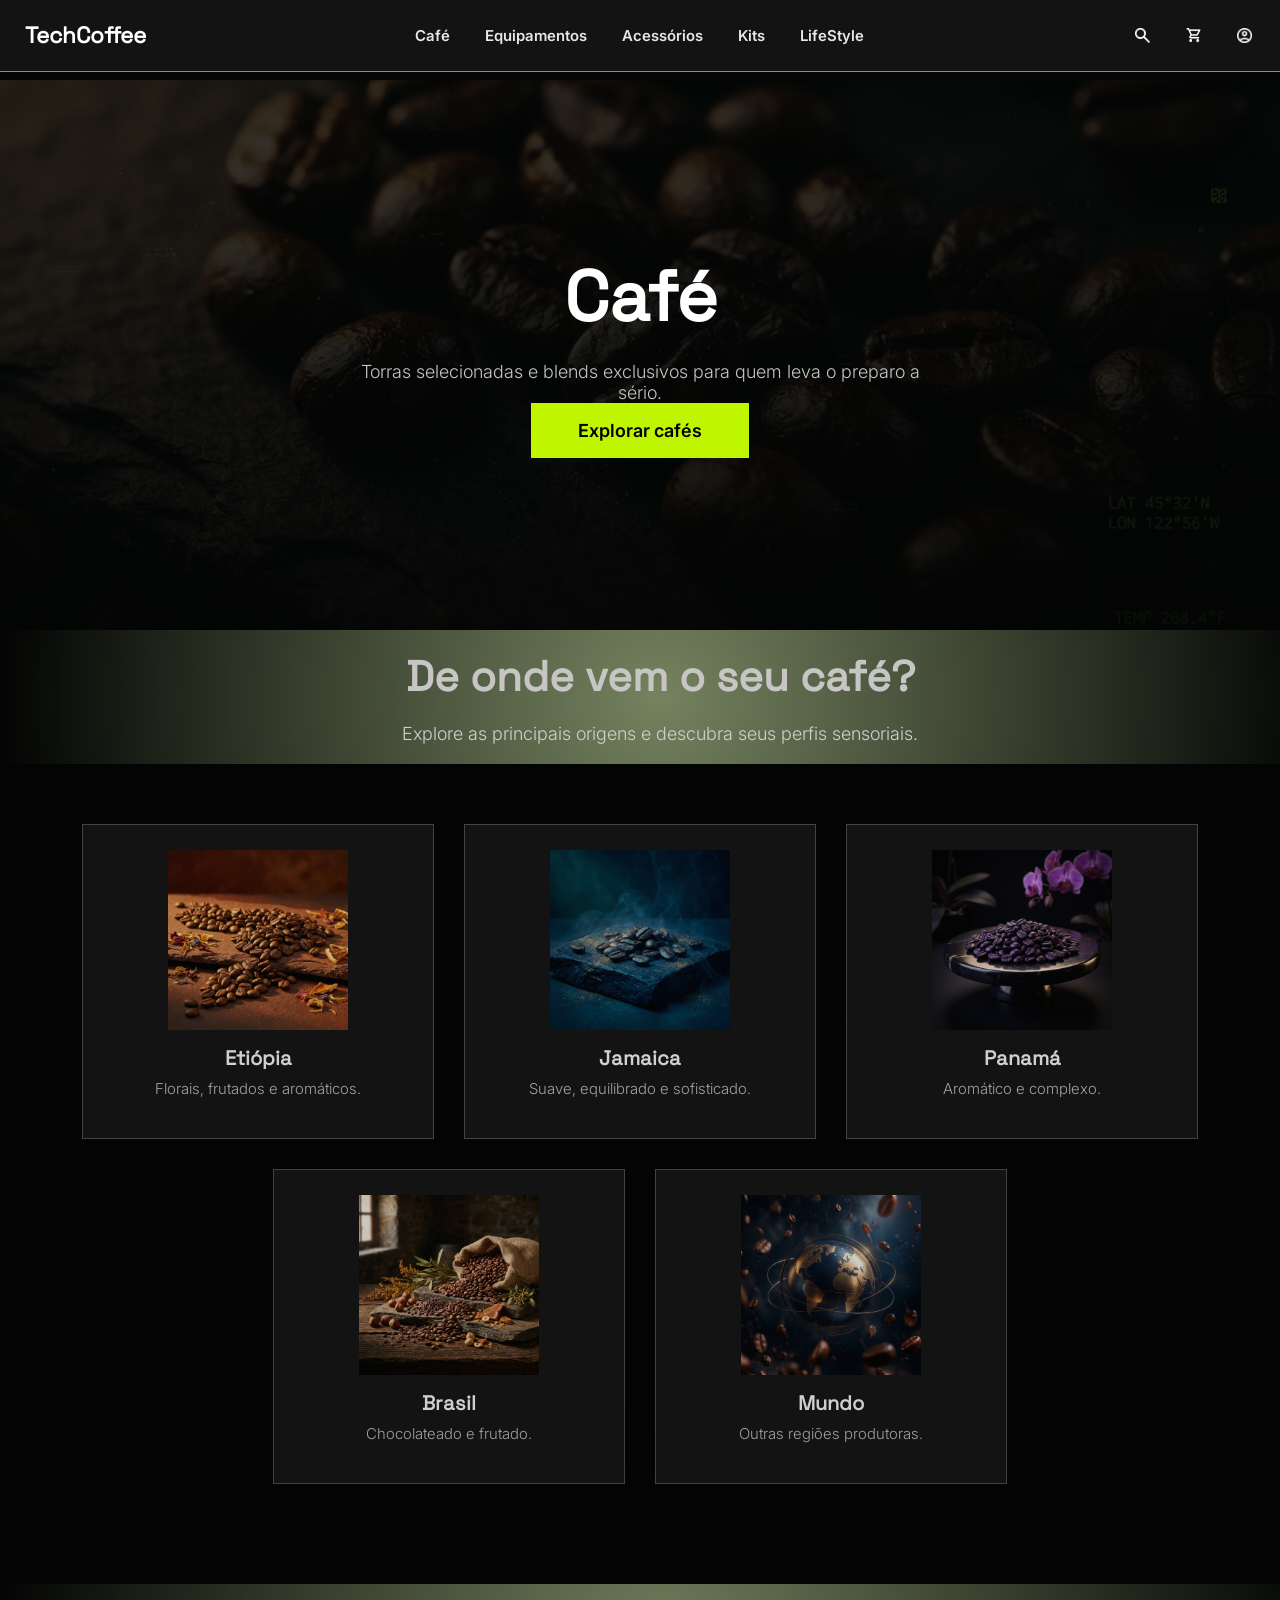
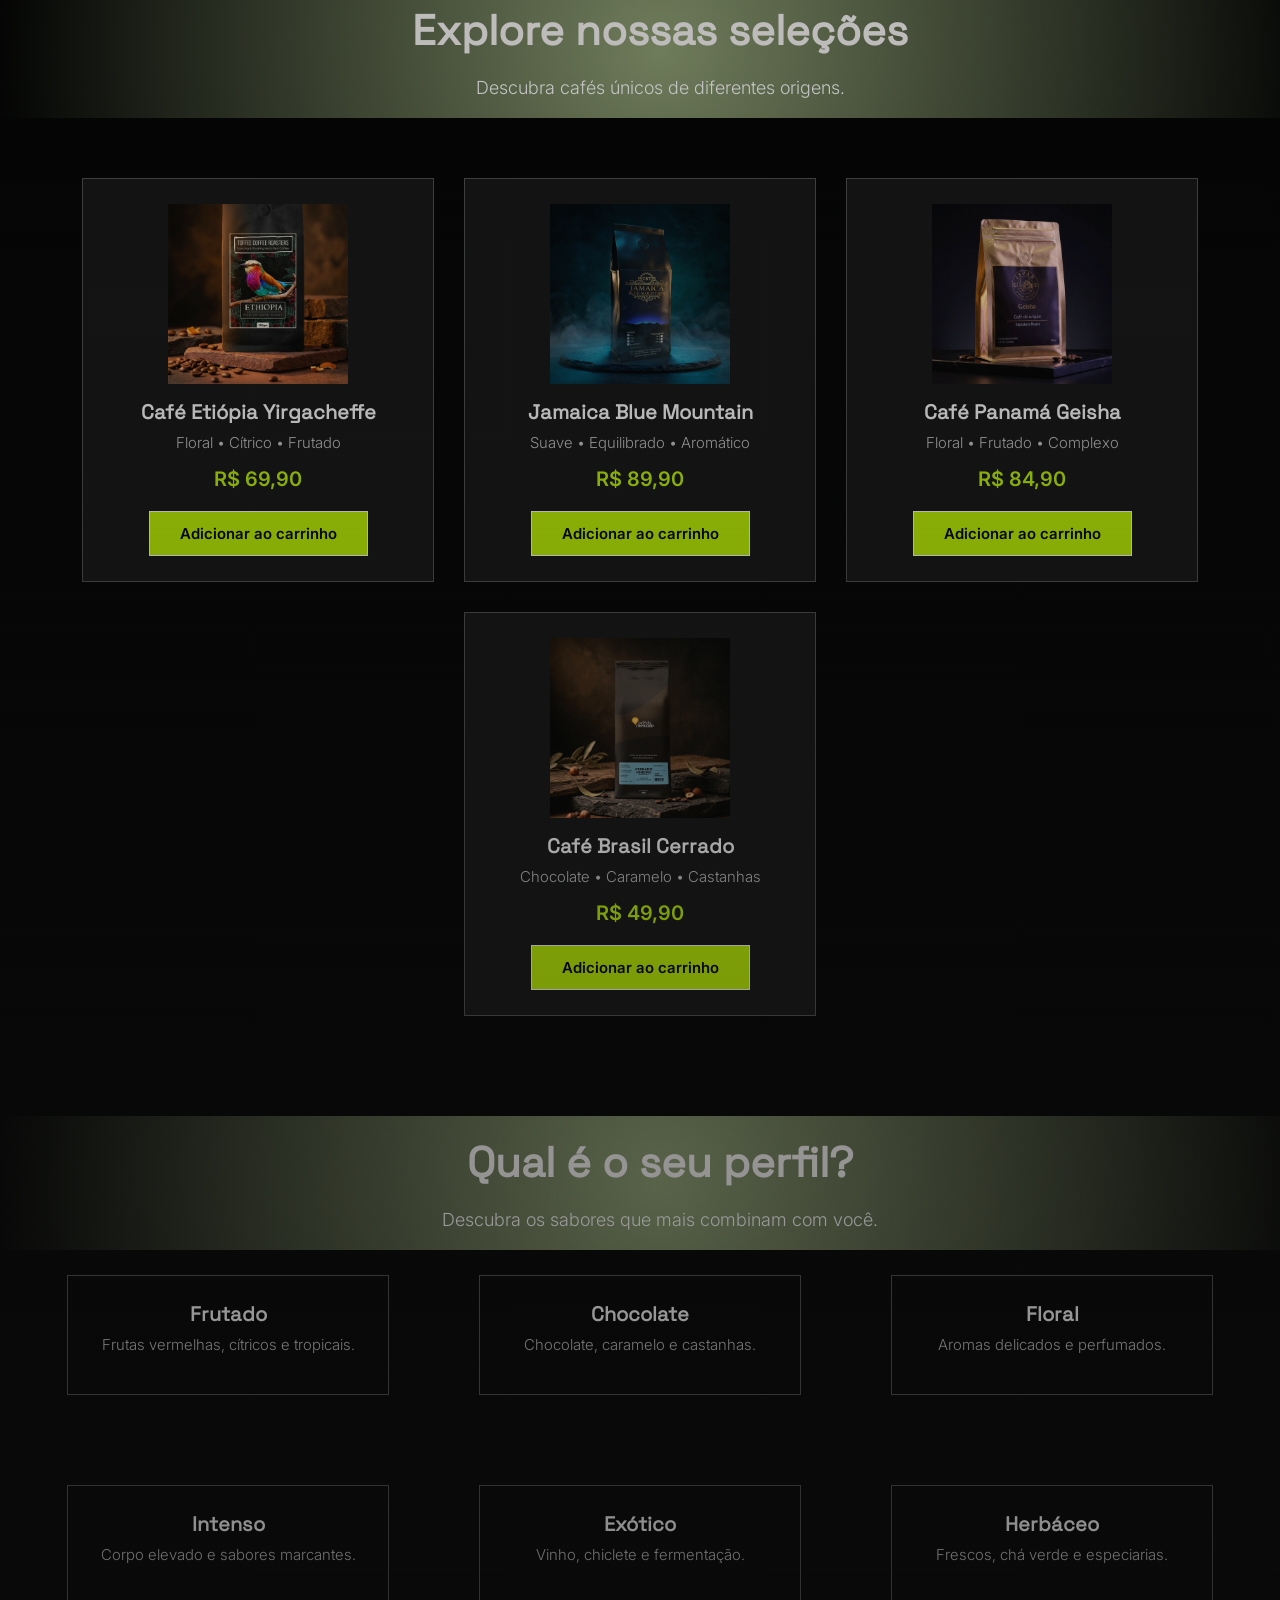
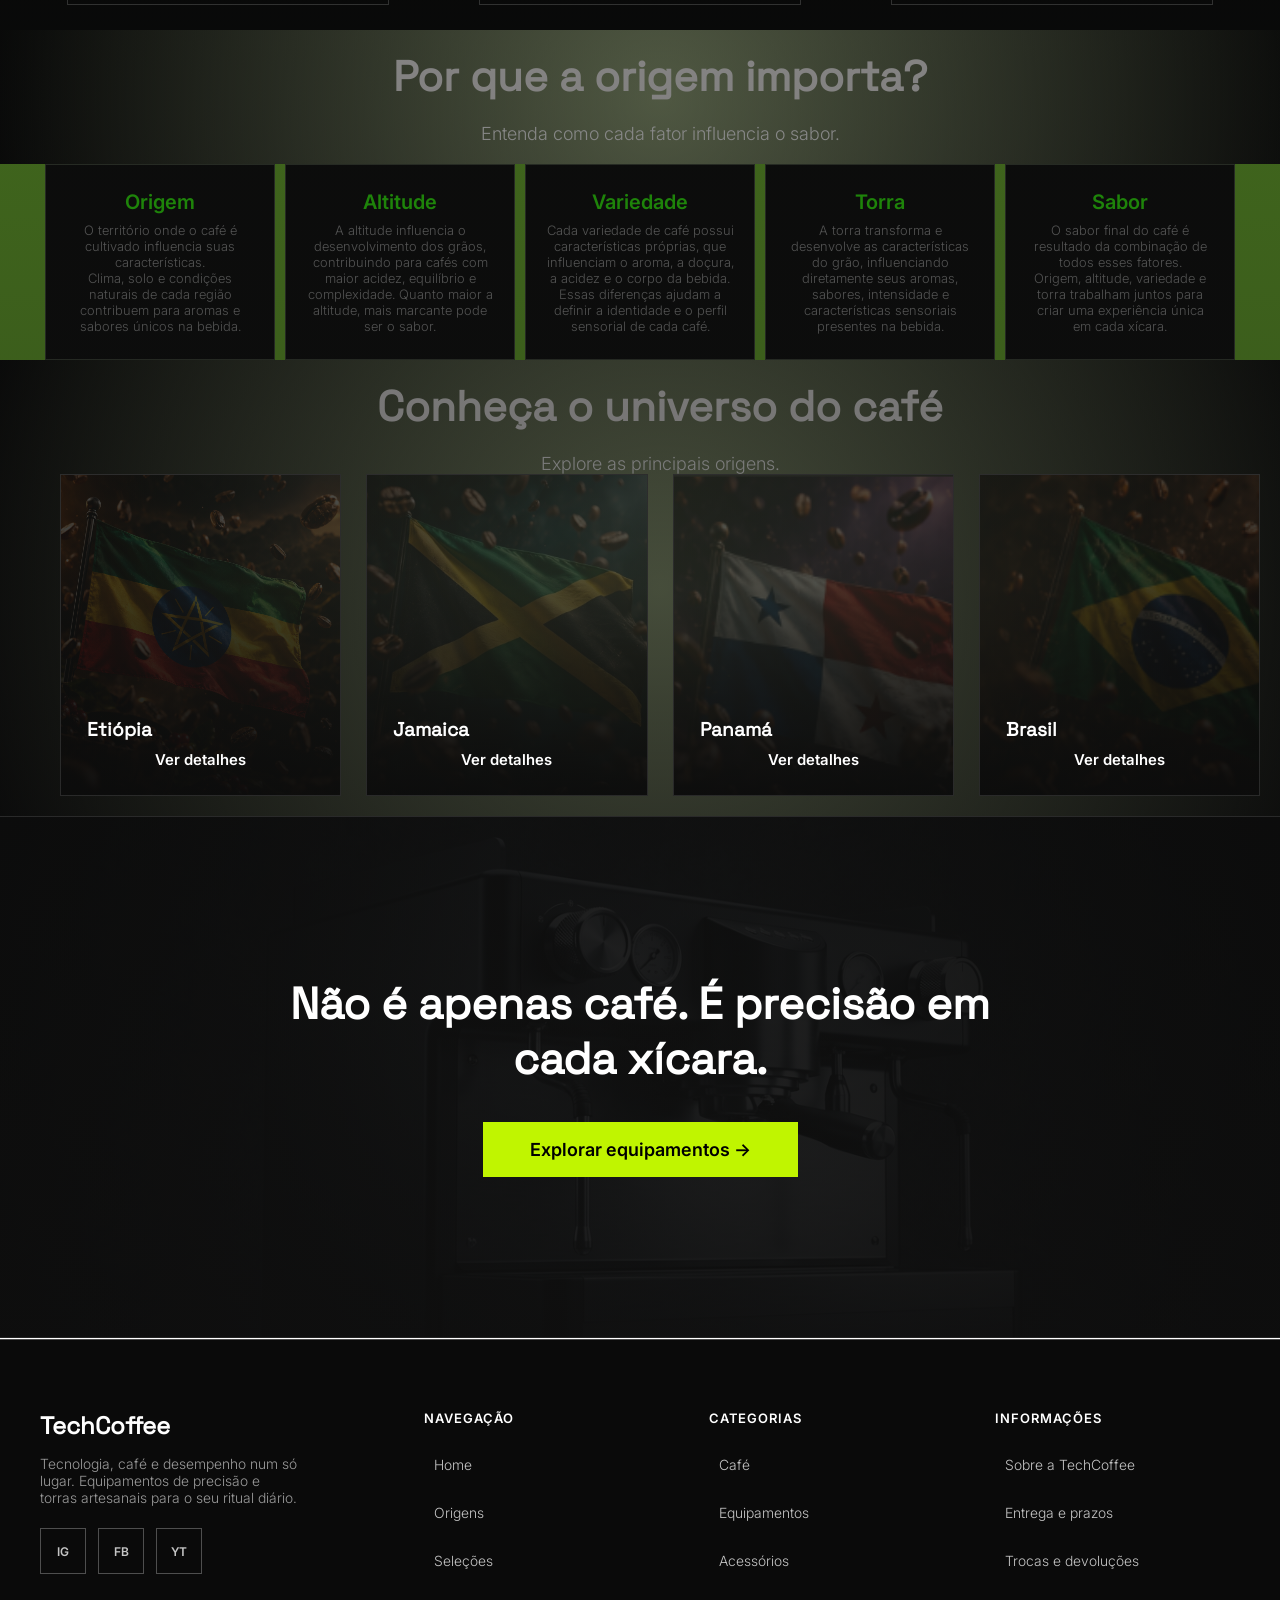
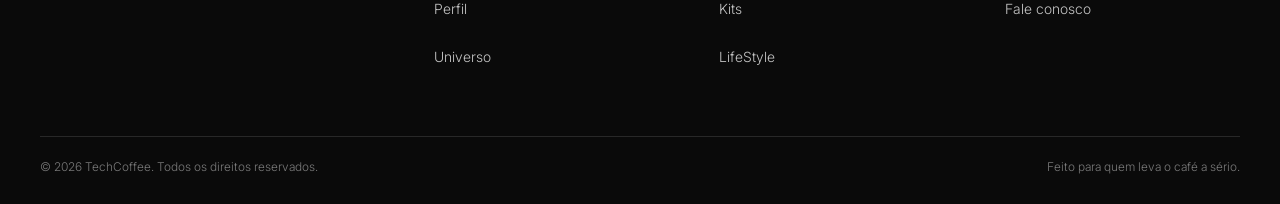
<file: cafe.html>
<!DOCTYPE html>
<html lang="pt-br">

<head>
  <meta charset="UTF-8">
  <meta name="viewport" content="width=device-width, initial-scale=1.0">
  <title>TechCoffee | Café</title>
  <link rel="stylesheet" href="style.css">
</head>

    <body>
        <!-- HEADER -->
        <header class="header">
            <nav class="navigation">
                <div class="logo">
                    <a href="index.html">
                    <h1 class="title-logo">TechCoffee</h1>
                    </a>
                </div>
            <div class="nav_desktop">
                <ul>
                <li><a href="cafe.html">Café</a></li>
                <li><a href="equipamentos.html">Equipamentos</a></li>
                <li><a href="acessorios.html">Acessórios</a></li>
                <li><a href="kits.html">Kits</a></li>
                <li><a href="lifestyle.html">LifeStyle</a></li>
                </ul>
            </div>
                <div class="actions">
                    <button class="botao-search"><img src="assets/icons/vetor-search.png" alt="Buscar"></button>
                    <button class="botao-carrinho"><img src="assets/icons/vetor-carrinho.png" alt="Carrinho"></button>
                    <button class="botao-perfil"><img src="assets/icons/vetor-perfil.png" alt="Perfil"></button>
                </div>
            </nav>
        </header>

        <main class="main">

            <!-- HERO -->
            <section class="page_hero_cafe">
                <img src="assets/img/graos-cafe.png" alt="Grãos de café">
                <div class="page_hero_heading_cafe">
                    <h2>Café</h2>
                    <p>Torras selecionadas e blends exclusivos para quem leva o preparo a sério.</p>
                    <a href="#selecoes" class="botao_cta">Explorar cafés</a>
                </div>
            </section>

            <!-- ORIGENS -->
            <section class="page_heading_cafe" id="origens">             
                <h2>De onde vem o seu café?</h2>
                <p>Explore as principais origens e descubra seus perfis sensoriais.</p>    
            </section>
            <div class="produtos_grid">
                <div class="produto_card origem_card" data-regiao="etio">
                    <img src="assets/img/cafe/cafe-etiopia.png" alt="Etiópia">
                    <h3>Etiópia</h3>
                    <p class="info_text">Florais, frutados e aromáticos.</p>
                </div>
                <div class="produto_card origem_card" data-regiao="jamaica">
                    <img src="assets/img/cafe/cafe-jamaica.png" alt="Jamaica">
                    <h3>Jamaica</h3>
                    <p class="info_text">Suave, equilibrado e sofisticado.</p>
                </div>
                <div class="produto_card origem_card" data-regiao="panama">
                    <img src="assets/img/cafe/cafe-panama.png" alt="Panamá">
                    <h3>Panamá</h3>
                    <p class="info_text">Aromático e complexo.</p>
                </div>
                <div class="produto_card origem_card" data-regiao="brasil">
                    <img src="assets/img/cafe/cafe-brasil.png" alt="Brasil">
                    <h3>Brasil</h3>
                    <p class="info_text">Chocolateado e frutado.</p>
                </div>
                <div class="produto_card origem_card" data-regiao="mundo">
                    <img src="assets/img/cafe/globo.png" alt="Mundo">
                    <h3>Mundo</h3>
                    <p class="info_text">Outras regiões produtoras.</p>
                </div>
            </div>

            <!-- SELEÇÕES -->
            <section class="page_heading_cafe" id="selecoes">
            <h2>Explore nossas seleções</h2>
            <p>Descubra cafés únicos de diferentes origens.</p>
            </section>
            <div class="produtos_grid">
                <div class="produto_card">
                    <img src="assets/img/cafe/etiopia.png" alt="Café Etiópia Yirgacheffe">
                    <h3>Café Etiópia Yirgacheffe</h3>
                    <p class="info_text">Floral • Cítrico • Frutado</p>
                    <span class="preco">R$ 69,90</span>
                    <button class="botao_produto">
                        <p>Adicionar ao carrinho</p>
                    </button>
                </div>
                <div class="produto_card">
                    <img src="assets/img/cafe/jamaica.png" alt="Jamaica Blue Mountain">
                    <h3>Jamaica Blue Mountain</h3>
                    <p class="info_text">Suave • Equilibrado • Aromático</p>
                    <span class="preco">R$ 89,90</span>
                    <button class="botao_produto">
                        <p>Adicionar ao carrinho</p>
                    </button>
                </div>
                <div class="produto_card">
                    <img src="assets/img/cafe/panama.png" alt="Café Panamá Geisha">
                    <h3>Café Panamá Geisha</h3>
                    <p class="info_text">Floral • Frutado • Complexo</p>
                    <span class="preco">R$ 84,90</span>
                    <button class="botao_produto">
                        <p>Adicionar ao carrinho</p>
                    </button>
                </div>
                <div class="produto_card">
                    <img src="assets/img/cafe/brasil.png" alt="Café Brasil Cerrado">
                    <h3>Café Brasil Cerrado</h3>
                    <p class="info_text">Chocolate • Caramelo • Castanhas</p>
                    <span class="preco">R$ 49,90</span>
                    <button class="botao_produto">
                        <p>Adicionar ao carrinho</p>
                    </button>
                </div>
            </div>

            <!-- PERFIL -->
            <section class="page_heading_cafe" id="perfil">
            <h2>Qual é o seu perfil?</h2>
            <p>Descubra os sabores que mais combinam com você.</p>
            </section>
            <div class="produtos_grid_cafe">
                <div class="produto_card_cafe perfil_card">
                    <h3>Frutado</h3>
                    <p class="info_text">Frutas vermelhas, cítricos e tropicais.</p>
                </div>
                <div class="produto_card_cafe perfil_card">
                    <h3>Chocolate</h3>
                    <p class="info_text">Chocolate, caramelo e castanhas.</p>
                </div>
                <div class="produto_card_cafe perfil_card">
                    <h3>Floral</h3>
                    <p class="info_text">Aromas delicados e perfumados.</p>
                </div>
                <div class="produto_card_cafe perfil_card">
                    <h3>Intenso</h3>
                    <p class="info_text">Corpo elevado e sabores marcantes.</p>
                </div>
                                <div class="produto_card_cafe perfil_card">
                    <h3>Exótico</h3>
                    <p class="info_text">Vinho, chiclete e fermentação.</p>
                </div>
                                <div class="produto_card_cafe perfil_card">
                    <h3>Herbáceo</h3>
                    <p class="info_text">Frescos, chá verde e especiarias.</p>
                </div>
            </div>

            <!-- ORIGEM IMPORTA -->
            <section class="page_heading_cafe" id="origem-importa">
            <h2>Por que a origem importa?</h2>
            <p>Entenda como cada fator influencia o sabor.</p>
            </section>
            <div class="setup_grid_cafe">
                <div class="setup_item_cafe">
                    <span class="setup_step_cafe">Origem</span>
                    <p>O território onde o café é cultivado influencia suas características.</p>
                    <p>Clima, solo e condições naturais de cada região contribuem para aromas e sabores únicos na bebida.</p>
                </div>
                <div class="setup_item_cafe">
                    <span class="setup_step_cafe">Altitude</span>
                    <p>A altitude influencia o desenvolvimento dos grãos, contribuindo para cafés com maior acidez, equilíbrio e complexidade. Quanto maior a altitude, mais marcante pode ser o sabor.</p>
                </div>
                <div class="setup_item_cafe">
                    <span class="setup_step_cafe">Variedade</span>
                    <p>Cada variedade de café possui características próprias, que influenciam o aroma, a doçura, a acidez e o corpo da bebida. Essas diferenças ajudam a definir a identidade e o perfil sensorial de cada café.</p>
                </div>
                <div class="setup_item_cafe">
                    <span class="setup_step_cafe">Torra</span>
                    <p>A torra transforma e desenvolve as características do grão, influenciando diretamente seus aromas, sabores, intensidade e características sensoriais presentes na bebida.</p>
                </div>
                <div class="setup_item_cafe">
                    <span class="setup_step_cafe">Sabor</span>
                    <p>O sabor final do café é resultado da combinação de todos esses fatores.</p>
                    <p>Origem, altitude, variedade e torra trabalham juntos para criar uma experiência única em cada xícara.</p>
                </div>
            </div>

            <!-- UNIVERSO -->
            <section class="page_heading_cafe" id="universo">
            <h2>Conheça o universo do café</h2>
            <p>Explore as principais origens.</p>
            <div class="lab_grid">
                <div class="lab_card">
                    <img src="assets/img/cafe/bandeira-etiopia.png" alt="Etiópia">
                    <div class="lab_content">
                        <h3>Etiópia</h3>
                            <button 
                                class="botao_cafe"
                                data-nome_cafe="<h3> O Berço Aromático </h3>"
                                data-descricao_cafe="Considerada o berço do café, a Etiópia entrega grãos complexos e intensamente perfumados. É a referência máxima para os perfis floral e frutado, apresentando acidez cítrica brilhante e notas que lembram jasmim, bergamota e frutas vermelhas. Regiões como Yirgacheffe e Sidamo produzem cafés que parecem chás delicados na xícara.">
                                Ver detalhes
                            </button>
                    </div>
                </div>
                <div class="lab_card">
                    <img src="assets/img/cafe/bandeira-jamaica.png" alt="Jamaica">
                    <div class="lab_content">
                        <h3>Jamaica</h3>
                            <button 
                                class="botao_cafe"
                                data-nome_cafe="<h3> O Equilíbrio Lendário </h3>"
                                data-descricao_cafe="O lar do famoso Blue Mountain, um café cultivado em altitudes elevadas sob névoa constante. Destaca-se pelo equilíbrio absoluto: corpo sedoso, doçura suave e uma ausência quase total de amargor. É uma bebida clássica e sofisticada, com notas sutis de ervas e cacau, tradicionalmente exportada em icônicos barris de madeira.">
                                Ver detalhes
                            </button>
                    </div>
                </div>
                <div class="lab_card">
                    <img src="assets/img/cafe/bandeira-panama.png" alt="Panamá">
                    <div class="lab_content">
                        <h3>Panamá</h3>
                            <button 
                                class="botao_cafe"
                                data-nome_cafe="<h3> A Elite da Inovação </h3>"
                                data-descricao_cafe="Famoso mundialmente pela variedade Geisha, o Panamá produz alguns dos cafés mais caros, complexos e cobiçados do planeta. O terroir vulcânico de Boquete resulta em xícaras de perfil exótico, com notas intensas de jasmim, papaia, manga e uma clareza de sabor incomparável, que atrai provadores e competidores do mundo todo.">
                                Ver detalhes
                            </button>
                    </div>
                </div>
                <div class="lab_card">
                    <img src="assets/img/cafe/bandeira-brasil.png" alt="Brasil">
                    <div class="lab_content">
                        <h3>Brasil</h3>
                            <button 
                                class="botao_cafe"
                                data-nome_cafe="<h3> O Gigante da Doçura </h3>"
                                data-descricao_cafe="Maior produtor mundial, destaca-se por cafés encorpados, com baixa acidez e doçura natural marcante. É a origem perfeita para os amantes do perfil de chocolate, caramelo e castanhas. Regiões como a Mogiana e o Sul de Minas produzem grãos que servem como a base ideal tanto para o espresso do dia a dia quanto para blends equilibrados.">
                                Ver detalhes
                            </button>
                    </div>
                </div>
            </div>
            </section>

            <!-- BANNER FINAL -->
            <section class="cta_final">
            <img src="assets/img/cafe/maquina.png" alt="Banner TechCoffee">
            <h2>Não é apenas café. É precisão em cada xícara.</h2>
            <a href="equipamentos.html" class="botao_cta">Explorar equipamentos →</a>
            </section>

        </main>

        <!-- FOOTER -->
        <footer class="footer">
            <div class="footer_grid">
            <div class="footer_brand">
                <h2>TechCoffee</h2>
                <p>Tecnologia, café e desempenho num só lugar. Equipamentos de precisão e torras artesanais para o seu ritual diário.</p>
                <div class="footer_social">
                <a href="#" aria-label="Instagram">IG</a>
                <a href="#" aria-label="Facebook">FB</a>
                <a href="#" aria-label="YouTube">YT</a>
                </div>
            </div>
            <div class="footer_col">
                <h4>Navegação</h4>
                <ul>
                <li><a href="index.html">Home</a></li>
                <li><a href="#origens">Origens</a></li>
                <li><a href="#selecoes">Seleções</a></li>
                <li><a href="#perfil">Perfil</a></li>
                <li><a href="#universo">Universo</a></li>
                </ul>
            </div>
            <div class="footer_col">
                <h4>Categorias</h4>
                <ul>
                <li><a href="cafe.html">Café</a></li>
                <li><a href="equipamentos.html">Equipamentos</a></li>
                <li><a href="acessorios.html">Acessórios</a></li>
                <li><a href="kits.html">Kits</a></li>
                <li><a href="lifestyle.html">LifeStyle</a></li>
                </ul>
            </div>
            <div class="footer_col">
                <h4>Informações</h4>
                <ul>
                <li><a href="#">Sobre a TechCoffee</a></li>
                <li><a href="#">Entrega e prazos</a></li>
                <li><a href="#">Trocas e devoluções</a></li>
                <li><a href="#">Fale conosco</a></li>
                </ul>
            </div>
            </div>
            <div class="footer_bottom">
            <span>&copy; 2026 TechCoffee. Todos os direitos reservados.</span>
            <span>Feito para quem leva o café a sério.</span>
            </div>
        </footer>

        <script src="script.js"></script>
    </body>
</html>
</file>
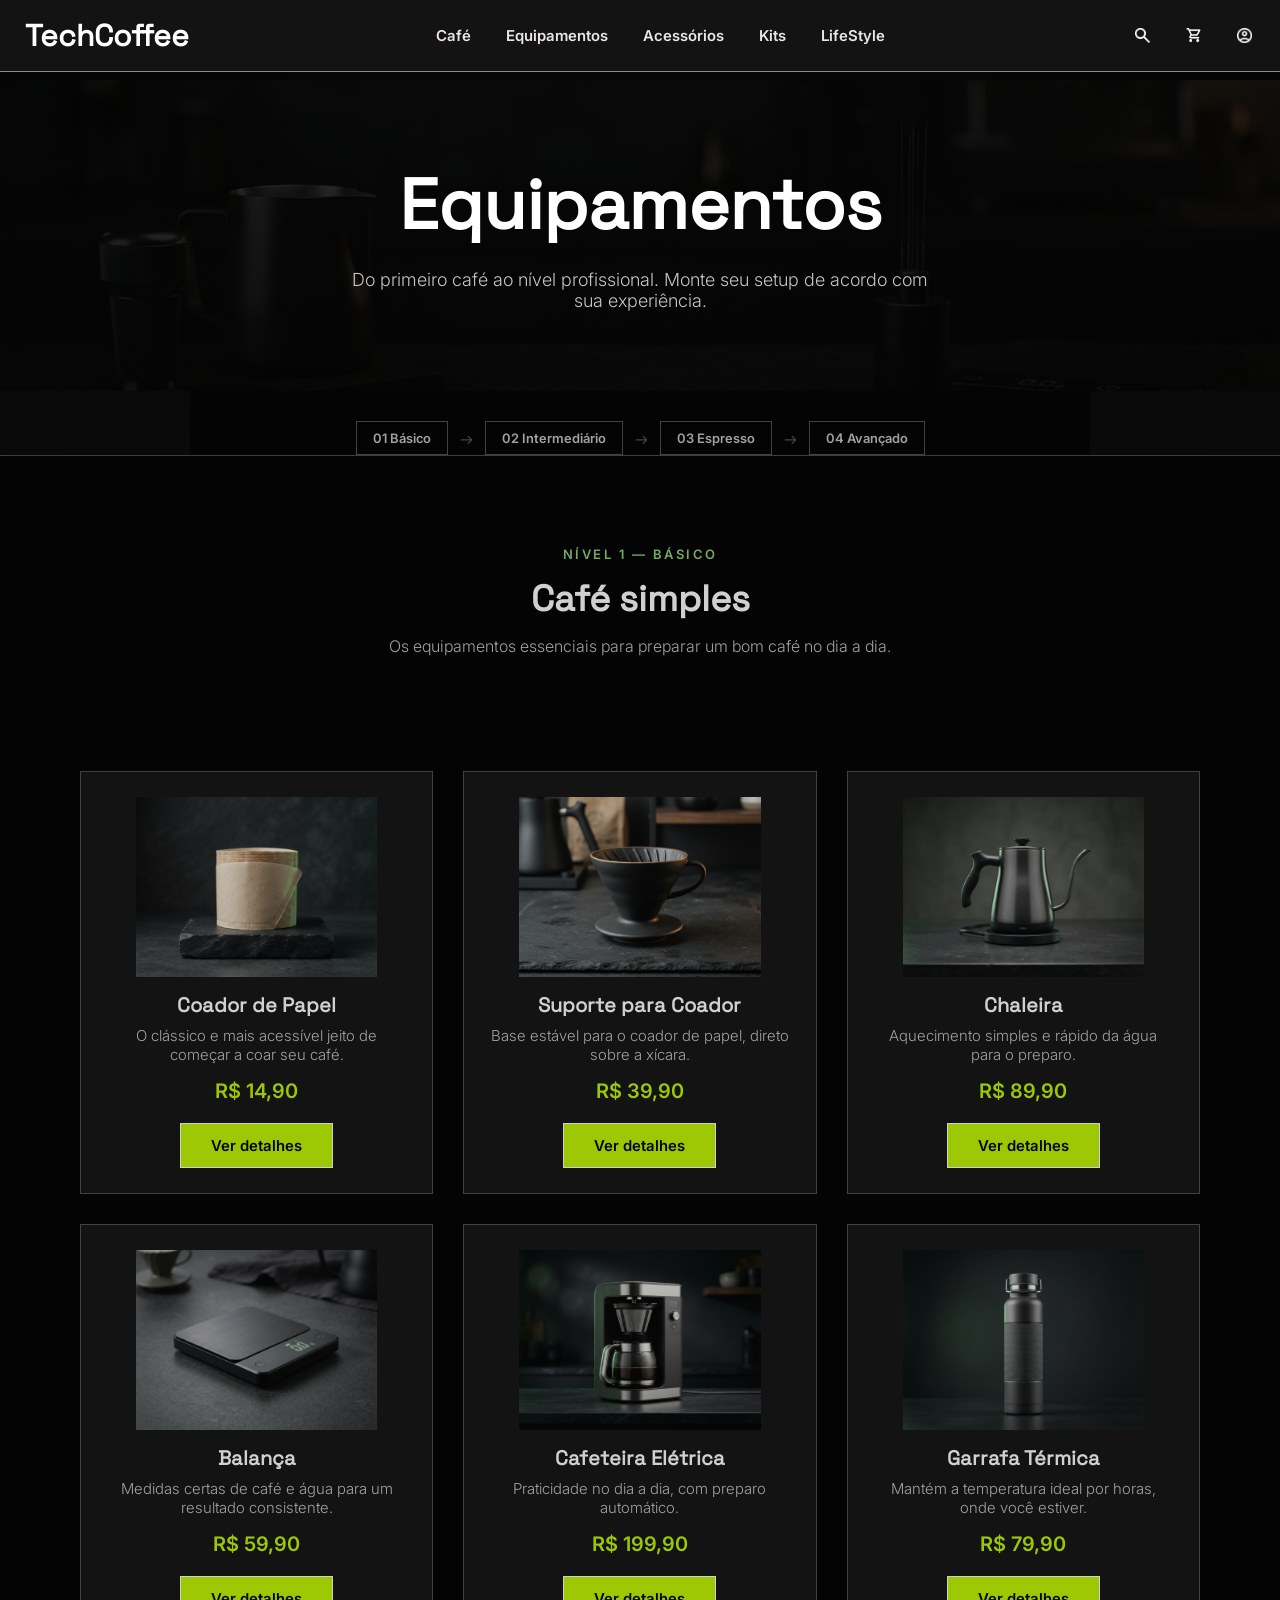
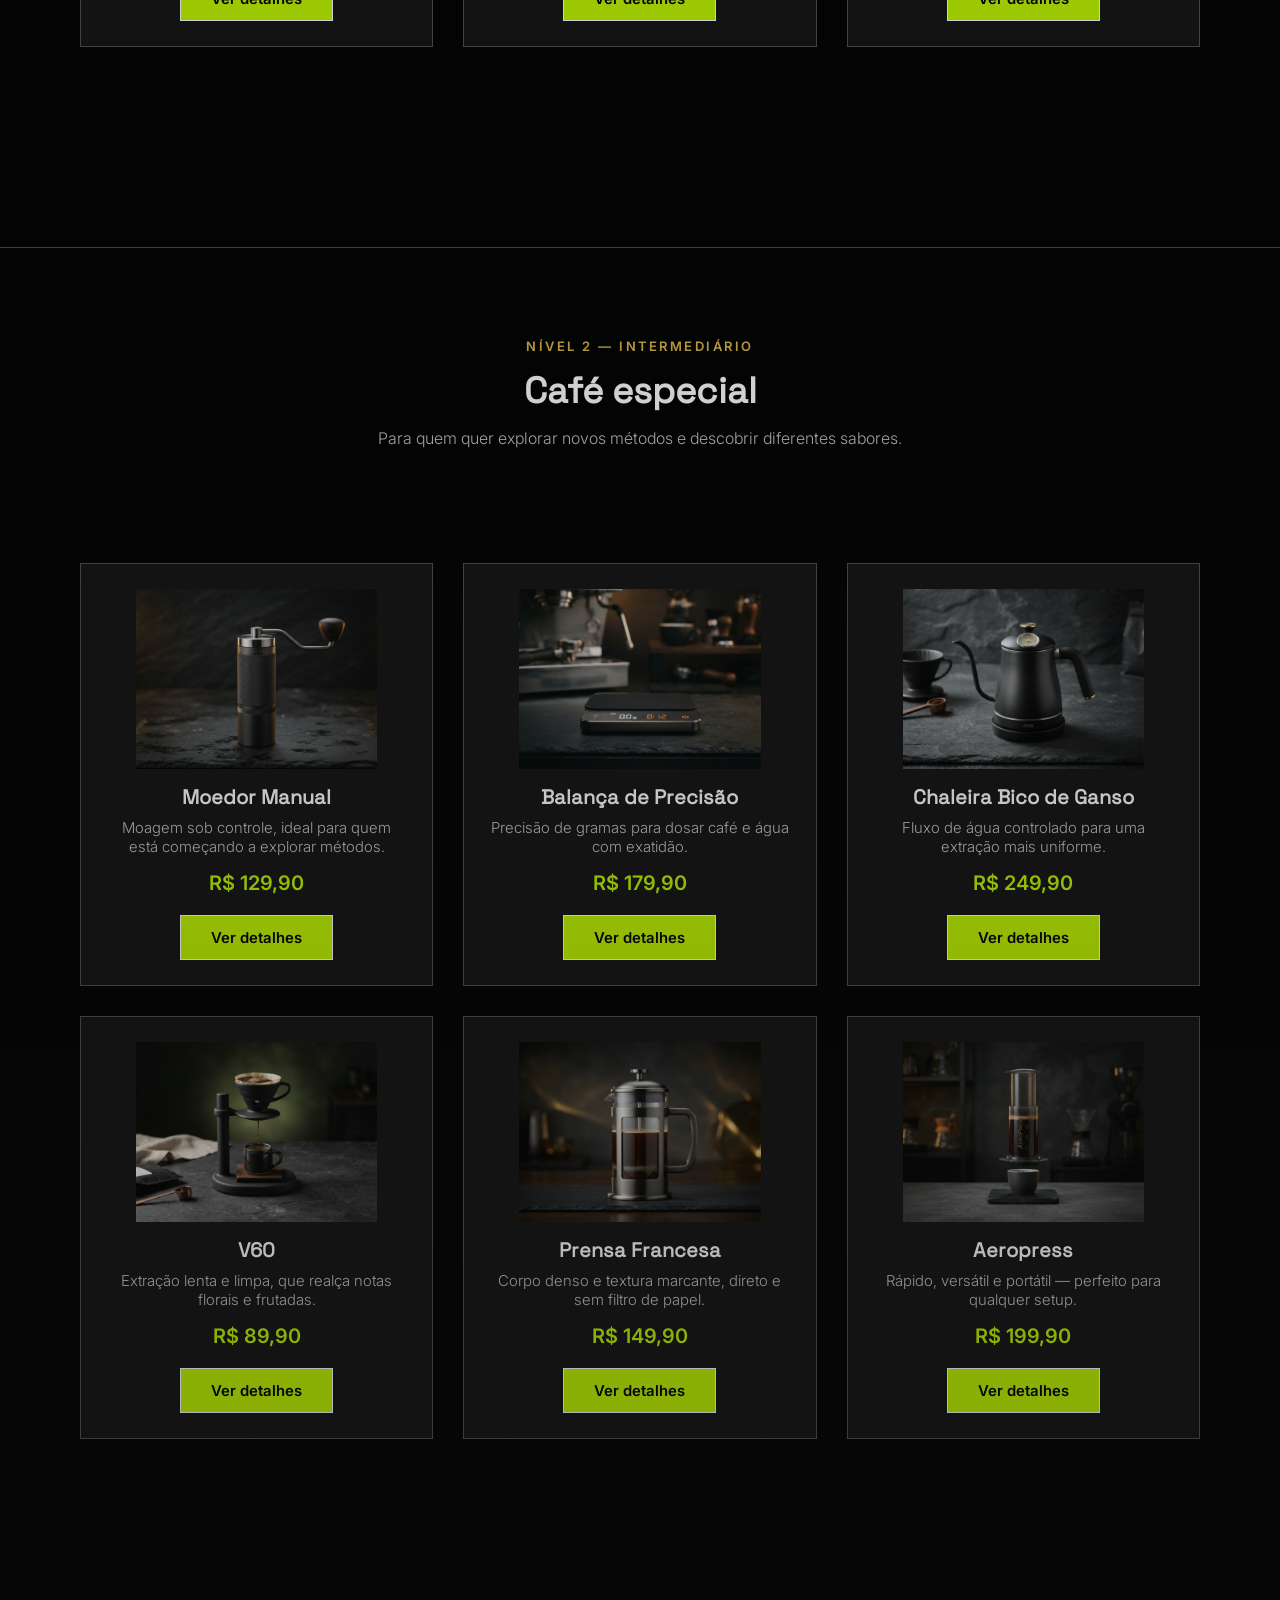
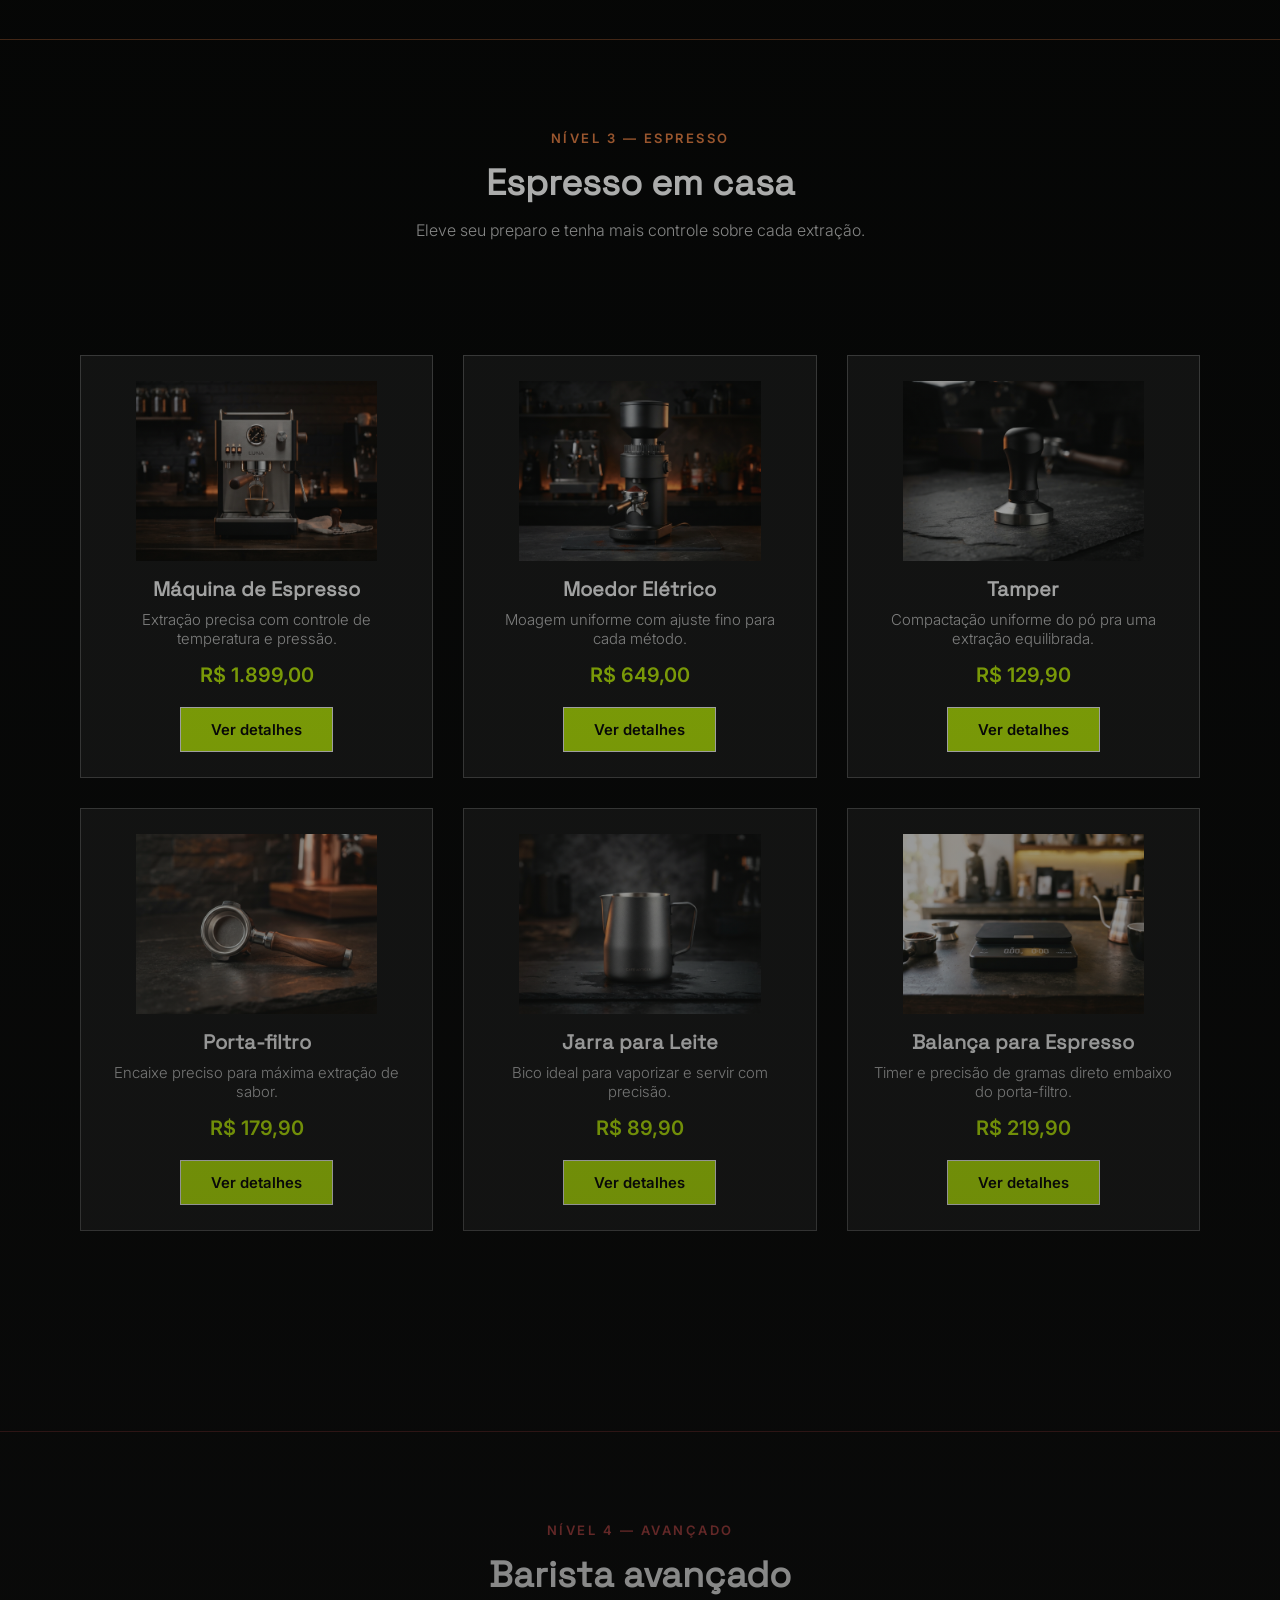
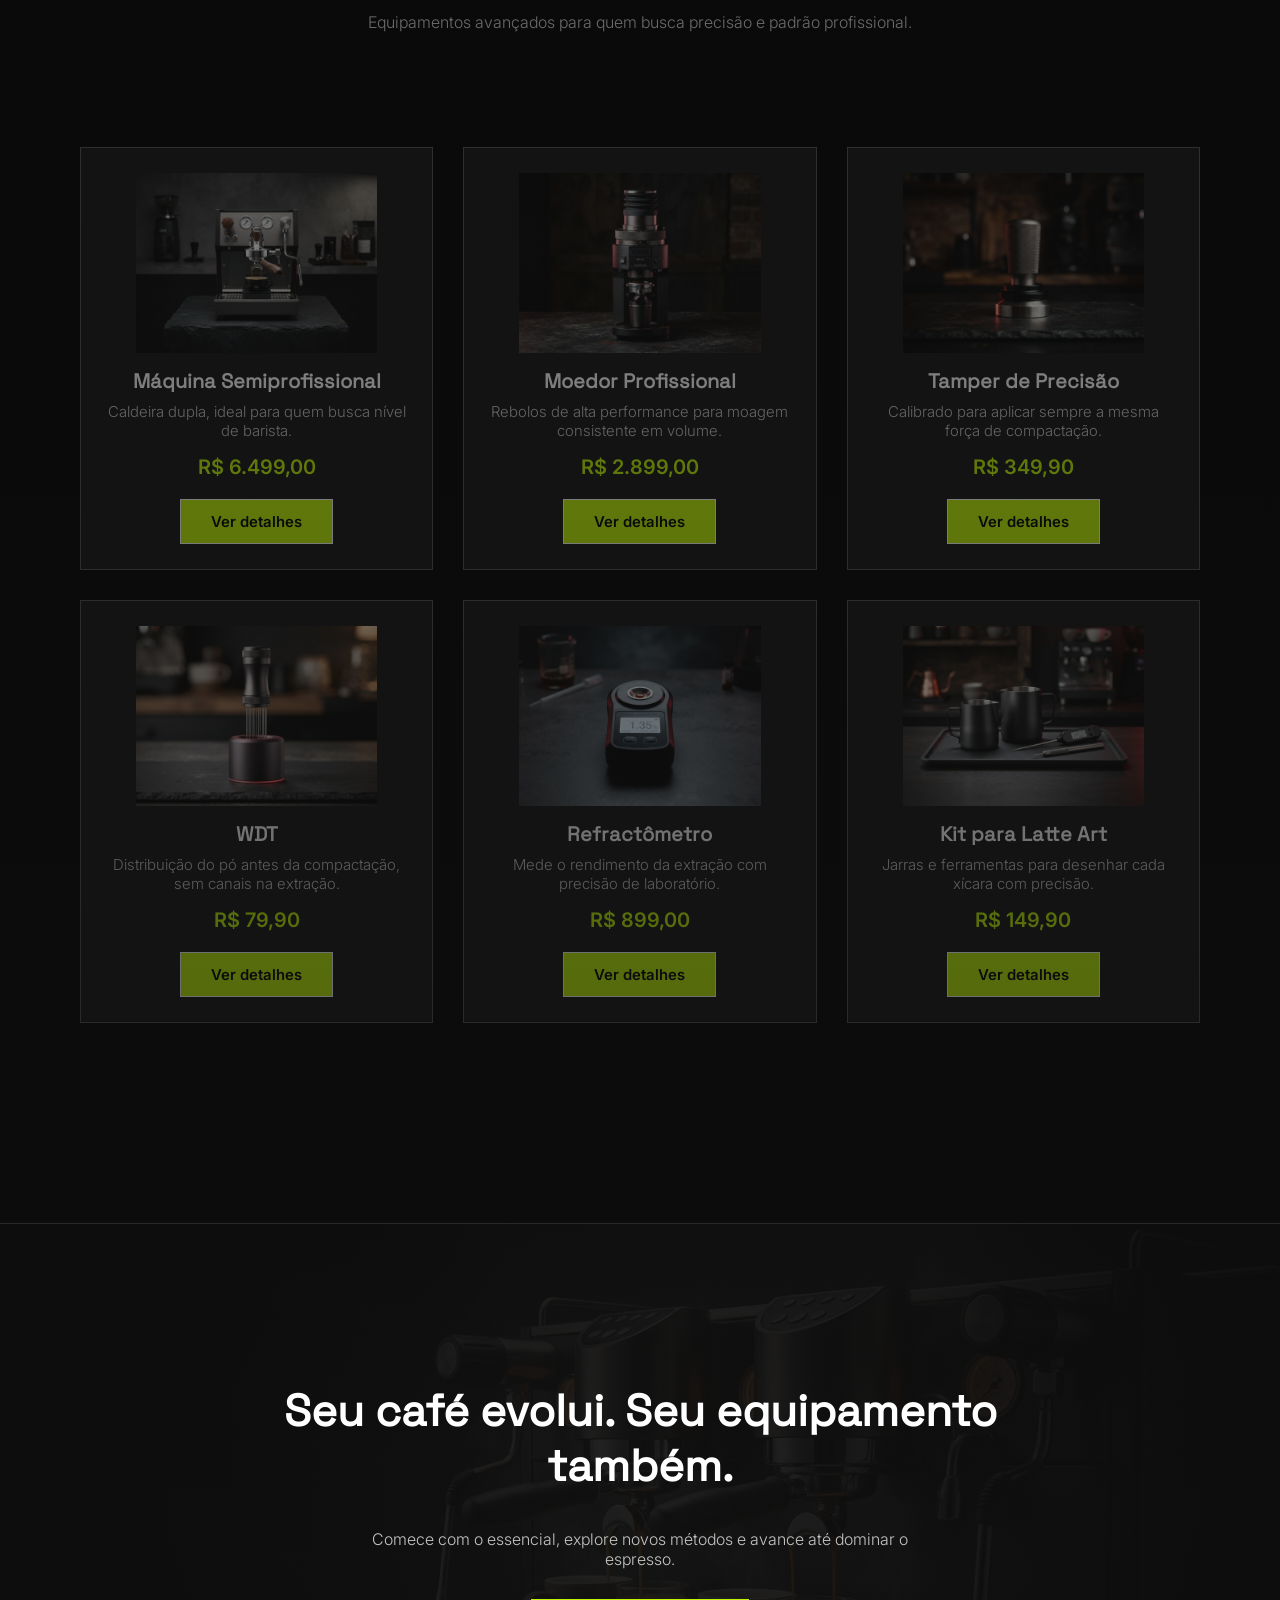
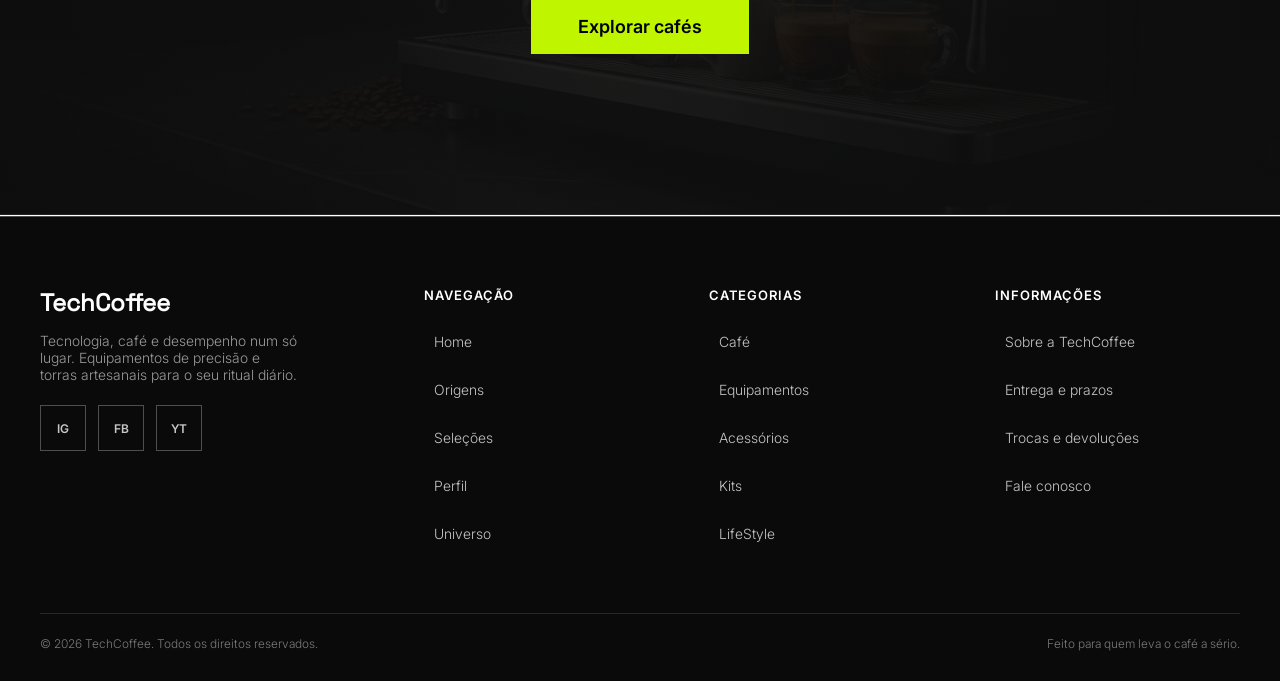
<file: equipamentos.html>
<!DOCTYPE html>
<html lang="pt-br">

<head>
    <meta charset="UTF-8">
    <meta name="viewport" content="width=device-width, initial-scale=1.0">
    <title>Tech Equipamentos</title>
    <link rel="stylesheet" href="style.css">
</head>

<body>
    <header class="header">
        <navbar class="navigation">
            <div class="logo">
                <a href="index.html">
                    <h1 class="title-logo">TechCoffee</h1>
                </a>
            </div>
            <div class="nav_desktop">
                <ul>
                    <li><a href="cafe.html">Café</a></li>
                    <li><a href="equipamentos.html">Equipamentos</a></li>
                    <li><a href="acessorios.html">Acessórios</a></li>
                    <li><a href="kits.html">Kits</a></li>
                    <li><a href="lifestyle.html">LifeStyle</a></li>
                </ul>
            </div>
            <div class="actions">
                <button class="botao-search">
                    <div class="icon_search">
                        <img src="assets/icons/vetor-search.png" alt="icon search">
                    </div>
                </button>
                <button class="botao-carrinho">
                    <div class="icon_carrinho">
                        <img src="assets/icons/vetor-carrinho.png" alt="icon carrinho">
                    </div>
                </button>
                <button class="botao-perfil">
                    <div class="icon_perfil">
                        <img src="assets/icons/vetor-perfil.png" alt="icon perfil">
                    </div>
                </button>
            </div>
        </navbar>
    </header>
    <!--Cabeçalho-->

    <main class="main">
        
        <section class="page_hero">
                <img src="assets/img/0equipamentos.png" alt="Grãos de café">
                <div class="page_hero_heading">
                    <h2>Equipamentos</h2>
                    <p>
                        Do primeiro café ao nível profissional. Monte seu setup de acordo com sua experiência.
                    </p>
                </div>
        </section>

        <!-- Navegação de progressão entre níveis -->
        <nav class="niveis_nav" aria-label="Níveis de experiência">
            <a href="#nivel-basico" class="nivel_link">01 Básico</a>
            <span class="nivel_separador">→</span>
            <a href="#nivel-intermediario" class="nivel_link">02 Intermediário</a>
            <span class="nivel_separador">→</span>
            <a href="#nivel-espresso" class="nivel_link">03 Espresso</a>
            <span class="nivel_separador">→</span>
            <a href="#nivel-avancado" class="nivel_link">04 Avançado</a>
        </nav>

        <!-- NÍVEL 1 — BÁSICO -->
        <section class="nivel_secao nivel_secao--basico" id="nivel-basico">
            <div class="section_heading">
                <span class="section_tag nivel_tag--basico">Nível 1 — Básico</span>
                <h2>Café simples</h2>
                <p>Os equipamentos essenciais para preparar um bom café no dia a dia.</p>
            </div>
            <div class="produtos_grid produtos_grid_niveis">
                <div class="produto_card">
                    <img src="assets/img/equipamentos/1coador-papel.png" alt="Coador de Papel">
                    <h3>Coador de Papel</h3>
                    <p class="info_text">O clássico e mais acessível jeito de começar a coar seu café.</p>
                    <span class="preco">R$ 14,90</span>
                    <button class="botao_produto">
                        <p class="kit-text">Ver detalhes</p>
                    </button>
                </div>
                <div class="produto_card">
                    <img src="assets/img/equipamentos/1suporte-coador.png" alt="Suporte para Coador">
                    <h3>Suporte para Coador</h3>
                    <p class="info_text">Base estável para o coador de papel, direto sobre a xícara.</p>
                    <span class="preco">R$ 39,90</span>
                    <button class="botao_produto">
                        <p class="kit-text">Ver detalhes</p>
                    </button>
                </div>
                <div class="produto_card">
                    <img src="assets/img/equipamentos/1chaleira.png" alt="Chaleira">
                    <h3>Chaleira</h3>
                    <p class="info_text">Aquecimento simples e rápido da água para o preparo.</p>
                    <span class="preco">R$ 89,90</span>
                    <button class="botao_produto">
                        <p class="kit-text">Ver detalhes</p>
                    </button>
                </div>
                <div class="produto_card">
                    <img src="assets/img/equipamentos/1balanca.png" alt="Balança">
                    <h3>Balança</h3>
                    <p class="info_text">Medidas certas de café e água para um resultado consistente.</p>
                    <span class="preco">R$ 59,90</span>
                    <button class="botao_produto">
                        <p class="kit-text">Ver detalhes</p>
                    </button>
                </div>
                <div class="produto_card">
                    <img src="assets/img/equipamentos/1cafeteira-eletrica.png" alt="Cafeteira Elétrica">
                    <h3>Cafeteira Elétrica</h3>
                    <p class="info_text">Praticidade no dia a dia, com preparo automático.</p>
                    <span class="preco">R$ 199,90</span>
                    <button class="botao_produto">
                        <p class="kit-text">Ver detalhes</p>
                    </button>
                </div>
                <div class="produto_card">
                    <img src="assets/img/equipamentos/1garrafa-termica.png" alt="Garrafa Térmica">
                    <h3>Garrafa Térmica</h3>
                    <p class="info_text">Mantém a temperatura ideal por horas, onde você estiver.</p>
                    <span class="preco">R$ 79,90</span>
                    <button class="botao_produto">
                        <p class="kit-text">Ver detalhes</p>
                    </button>
                </div>
            </div>
        </section>

        <!-- NÍVEL 2 — INTERMEDIÁRIO -->
        <section class="nivel_secao nivel_secao--intermediario" id="nivel-intermediario">
            <div class="section_heading">
                <span class="section_tag nivel_tag--intermediario">Nível 2 — Intermediário</span>
                <h2>Café especial</h2>
                <p>Para quem quer explorar novos métodos e descobrir diferentes sabores.</p>
            </div>
            <div class="produtos_grid produtos_grid_niveis">
                <div class="produto_card">
                    <img src="assets/img/equipamentos/2moedor-manual.png" alt="Moedor Manual">
                    <h3>Moedor Manual</h3>
                    <p class="info_text">Moagem sob controle, ideal para quem está começando a explorar métodos.</p>
                    <span class="preco">R$ 129,90</span>
                    <button class="botao_produto">
                        <p class="kit-text">Ver detalhes</p>
                    </button>
                </div>
                <div class="produto_card">
                    <img src="assets/img/equipamentos/2balanca-precisao.png" alt="Balança de Precisão">
                    <h3>Balança de Precisão</h3>
                    <p class="info_text">Precisão de gramas para dosar café e água com exatidão.</p>
                    <span class="preco">R$ 179,90</span>
                    <button class="botao_produto">
                        <p class="kit-text">Ver detalhes</p>
                    </button>
                </div>
                <div class="produto_card">
                    <img src="assets/img/equipamentos/2chaleira-bico-ganso.png" alt="Chaleira Bico de Ganso">
                    <h3>Chaleira Bico de Ganso</h3>
                    <p class="info_text">Fluxo de água controlado para uma extração mais uniforme.</p>
                    <span class="preco">R$ 249,90</span>
                    <button class="botao_produto">
                        <p class="kit-text">Ver detalhes</p>
                    </button>
                </div>
                <div class="produto_card">
                    <img src="assets/img/equipamentos/2v60.png" alt="V60">
                    <h3>V60</h3>
                    <p class="info_text">Extração lenta e limpa, que realça notas florais e frutadas.</p>
                    <span class="preco">R$ 89,90</span>
                    <button class="botao_produto">
                        <p class="kit-text">Ver detalhes</p>
                    </button>
                </div>
                <div class="produto_card">
                    <img src="assets/img/equipamentos/2prensa-francesa.png" alt="Prensa Francesa">
                    <h3>Prensa Francesa</h3>
                    <p class="info_text">Corpo denso e textura marcante, direto e sem filtro de papel.</p>
                    <span class="preco">R$ 149,90</span>
                    <button class="botao_produto">
                        <p class="kit-text">Ver detalhes</p>
                    </button>
                </div>
                <div class="produto_card">
                    <img src="assets/img/equipamentos/2aeropress.png" alt="Aeropress">
                    <h3>Aeropress</h3>
                    <p class="info_text">Rápido, versátil e portátil — perfeito para qualquer setup.</p>
                    <span class="preco">R$ 199,90</span>
                    <button class="botao_produto">
                        <p class="kit-text">Ver detalhes</p>
                    </button>
                </div>
            </div>
        </section>

        <!-- NÍVEL 3 — ESPRESSO -->
        <section class="nivel_secao nivel_secao--espresso" id="nivel-espresso">
            <div class="section_heading">
                <span class="section_tag nivel_tag--espresso">Nível 3 — Espresso</span>
                <h2>Espresso em casa</h2>
                <p>Eleve seu preparo e tenha mais controle sobre cada extração.</p>
            </div>
            <div class="produtos_grid produtos_grid_niveis">
                <div class="produto_card">
                    <img src="assets/img/equipamentos/3maquina-espresso.png" alt="Máquina de Espresso">
                    <h3>Máquina de Espresso</h3>
                    <p class="info_text">Extração precisa com controle de temperatura e pressão.</p>
                    <span class="preco">R$ 1.899,00</span>
                    <button class="botao_produto">
                        <p class="kit-text">Ver detalhes</p>
                    </button>
                </div>
                <div class="produto_card">
                    <img src="assets/img/equipamentos/3moedor-eletrico.png" alt="Moedor Elétrico">
                    <h3>Moedor Elétrico</h3>
                    <p class="info_text">Moagem uniforme com ajuste fino para cada método.</p>
                    <span class="preco">R$ 649,00</span>
                    <button class="botao_produto">
                        <p class="kit-text">Ver detalhes</p>
                    </button>
                </div>
                <div class="produto_card">
                    <img src="assets/img/equipamentos/3tamper.png" alt="Tamper">
                    <h3>Tamper</h3>
                    <p class="info_text">Compactação uniforme do pó pra uma extração equilibrada.</p>
                    <span class="preco">R$ 129,90</span>
                    <button class="botao_produto">
                        <p class="kit-text">Ver detalhes</p>
                    </button>
                </div>
                <div class="produto_card">
                    <img src="assets/img/equipamentos/3porta-filtro.png" alt="Porta-filtro">
                    <h3>Porta-filtro</h3>
                    <p class="info_text">Encaixe preciso para máxima extração de sabor.</p>
                    <span class="preco">R$ 179,90</span>
                    <button class="botao_produto">
                        <p class="kit-text">Ver detalhes</p>
                    </button>
                </div>
                <div class="produto_card">
                    <img src="assets/img/equipamentos/3jarra-leite.png" alt="Jarra para Leite">
                    <h3>Jarra para Leite</h3>
                    <p class="info_text">Bico ideal para vaporizar e servir com precisão.</p>
                    <span class="preco">R$ 89,90</span>
                    <button class="botao_produto">
                        <p class="kit-text">Ver detalhes</p>
                    </button>
                </div>
                <div class="produto_card">
                    <img src="assets/img/equipamentos/3balanca-espresso.png" alt="Balança para Espresso">
                    <h3>Balança para Espresso</h3>
                    <p class="info_text">Timer e precisão de gramas direto embaixo do porta-filtro.</p>
                    <span class="preco">R$ 219,90</span>
                    <button class="botao_produto">
                        <p class="kit-text">Ver detalhes</p>
                    </button>
                </div>
            </div>
        </section>

        <!-- NÍVEL 4 — AVANÇADO -->
        <section class="nivel_secao nivel_secao--avancado" id="nivel-avancado">
            <div class="section_heading">
                <span class="section_tag nivel_tag--avancado">Nível 4 — Avançado</span>
                <h2>Barista avançado</h2>
                <p>Equipamentos avançados para quem busca precisão e padrão profissional.</p>
            </div>
            <div class="produtos_grid produtos_grid_niveis">
                <div class="produto_card">
                    <img src="assets/img/equipamentos/4maquina-semiprofissional.png" alt="Máquina de Espresso Semiprofissional">
                    <h3>Máquina Semiprofissional</h3>
                    <p class="info_text">Caldeira dupla, ideal para quem busca nível de barista.</p>
                    <span class="preco">R$ 6.499,00</span>
                    <button class="botao_produto">
                        <p class="kit-text">Ver detalhes</p>
                    </button>
                </div>
                <div class="produto_card">
                    <img src="assets/img/equipamentos/4moedor-profissional.png" alt="Moedor Profissional">
                    <h3>Moedor Profissional</h3>
                    <p class="info_text">Rebolos de alta performance para moagem consistente em volume.</p>
                    <span class="preco">R$ 2.899,00</span>
                    <button class="botao_produto">
                        <p class="kit-text">Ver detalhes</p>
                    </button>
                </div>
                <div class="produto_card">
                    <img src="assets/img/equipamentos/4tamper-precisao.png" alt="Tamper de Precisão">
                    <h3>Tamper de Precisão</h3>
                    <p class="info_text">Calibrado para aplicar sempre a mesma força de compactação.</p>
                    <span class="preco">R$ 349,90</span>
                    <button class="botao_produto">
                        <p class="kit-text">Ver detalhes</p>
                    </button>
                </div>
                <div class="produto_card">
                    <img src="assets/img/equipamentos/4wdt.png" alt="WDT">
                    <h3>WDT</h3>
                    <p class="info_text">Distribuição do pó antes da compactação, sem canais na extração.</p>
                    <span class="preco">R$ 79,90</span>
                    <button class="botao_produto">
                        <p class="kit-text">Ver detalhes</p>
                    </button>
                </div>
                <div class="produto_card">
                    <img src="assets/img/equipamentos/4refractometro.png" alt="Refractômetro">
                    <h3>Refractômetro</h3>
                    <p class="info_text">Mede o rendimento da extração com precisão de laboratório.</p>
                    <span class="preco">R$ 899,00</span>
                    <button class="botao_produto">
                        <p class="kit-text">Ver detalhes</p>
                    </button>
                </div>
                <div class="produto_card">
                    <img src="assets/img/equipamentos/4kit-latte-art.png" alt="Kit para Latte Art">
                    <h3>Kit para Latte Art</h3>
                    <p class="info_text">Jarras e ferramentas para desenhar cada xícara com precisão.</p>
                    <span class="preco">R$ 149,90</span>
                    <button class="botao_produto">
                        <p class="kit-text">Ver detalhes</p>
                    </button>
                </div>
            </div>
        </section>

        <!-- CTA FINAL -->
        <section class="cta_final">
            <img src="assets/img/maquina02.png" alt="maquina">
            <h2>Seu café evolui. Seu equipamento também.</h2>
            <p>Comece com o essencial, explore novos métodos e avance até dominar o espresso.</p>
            <a href="cafe.html" class="botao_cta">Explorar cafés</a>
        </section>
    </main>

        <!-- FOOTER -->
        <footer class="footer">
            <div class="footer_grid">
            <div class="footer_brand">
                <h2>TechCoffee</h2>
                <p>Tecnologia, café e desempenho num só lugar. Equipamentos de precisão e torras artesanais para o seu ritual diário.</p>
                <div class="footer_social">
                <a href="#" aria-label="Instagram">IG</a>
                <a href="#" aria-label="Facebook">FB</a>
                <a href="#" aria-label="YouTube">YT</a>
                </div>
            </div>
            <div class="footer_col">
                <h4>Navegação</h4>
                <ul>
                <li><a href="index.html">Home</a></li>
                <li><a href="#origens">Origens</a></li>
                <li><a href="#selecoes">Seleções</a></li>
                <li><a href="#perfil">Perfil</a></li>
                <li><a href="#universo">Universo</a></li>
                </ul>
            </div>
            <div class="footer_col">
                <h4>Categorias</h4>
                <ul>
                <li><a href="cafe.html">Café</a></li>
                <li><a href="equipamentos.html">Equipamentos</a></li>
                <li><a href="acessorios.html">Acessórios</a></li>
                <li><a href="kits.html">Kits</a></li>
                <li><a href="lifestyle.html">LifeStyle</a></li>
                </ul>
            </div>
            <div class="footer_col">
                <h4>Informações</h4>
                <ul>
                <li><a href="#">Sobre a TechCoffee</a></li>
                <li><a href="#">Entrega e prazos</a></li>
                <li><a href="#">Trocas e devoluções</a></li>
                <li><a href="#">Fale conosco</a></li>
                </ul>
            </div>
            </div>
            <div class="footer_bottom">
            <span>&copy; 2026 TechCoffee. Todos os direitos reservados.</span>
            <span>Feito para quem leva o café a sério.</span>
            </div>
        </footer>


    <script src="script.js"></script>
</body>

</html>
</file>
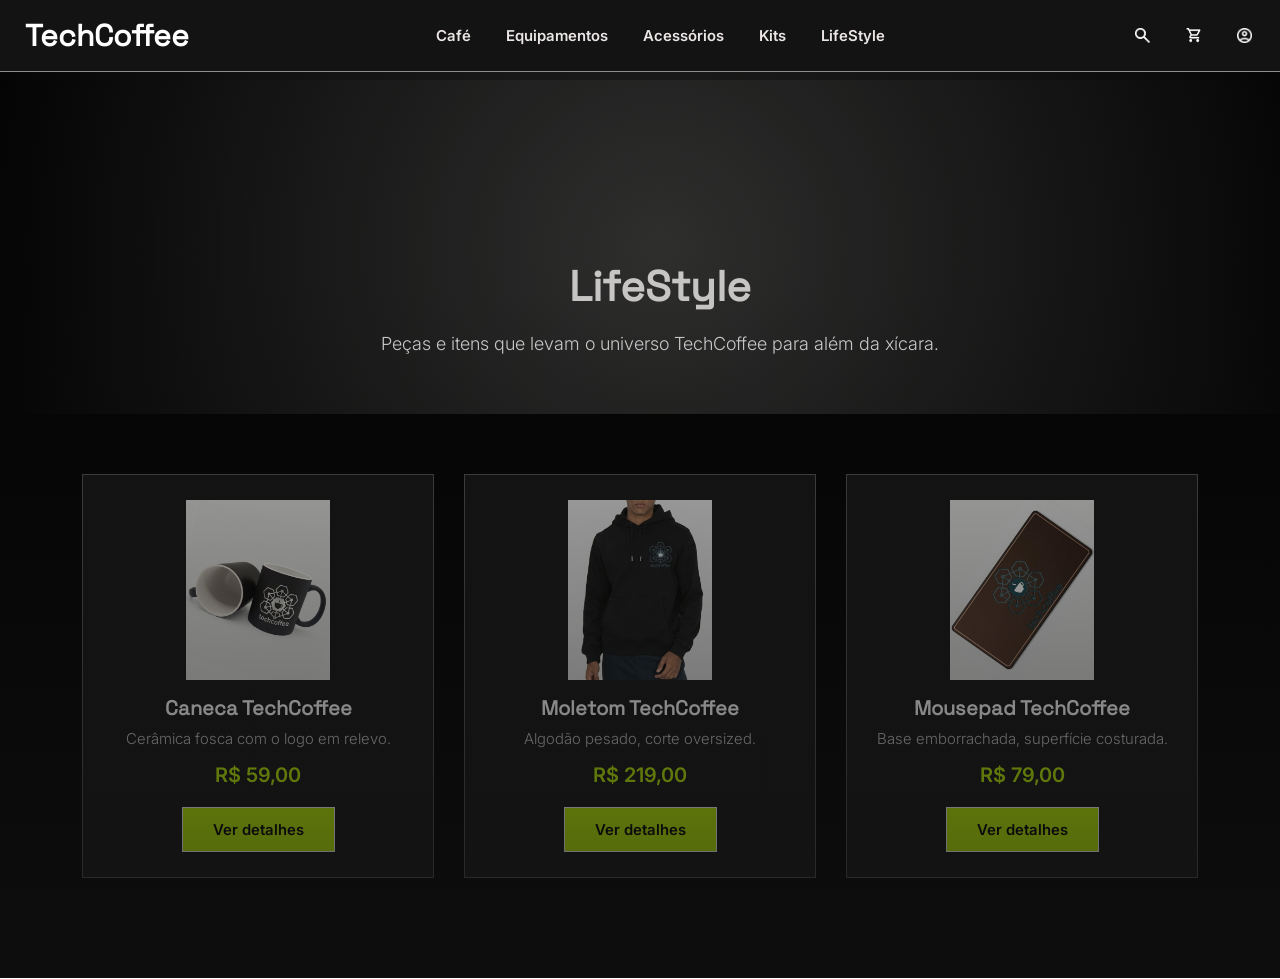
<file: lifestyle.html>
<!DOCTYPE html>
<html lang="pt-br">

<head>
    <meta charset="UTF-8">
    <meta name="viewport" content="width=device-width, initial-scale=1.0">
    <title>Tech LifeStyle</title>
    <link rel="stylesheet" href="style.css">
</head>

<body>
    <header class="header">
        <navbar class="navigation">
            <div class="logo">
                <a href="index.html">
                    <h1 class="title-logo">TechCoffee</h1>
                </a>
            </div>
            <div class="nav_desktop">
                <ul>
                    <li><a href="cafe.html">Café</a></li>
                    <li><a href="equipamentos.html">Equipamentos</a></li>
                    <li><a href="acessorios.html">Acessórios</a></li>
                    <li><a href="kits.html">Kits</a></li>
                    <li><a href="lifestyle.html">LifeStyle</a></li>
                </ul>
            </div>
            <div class="actions">
                <button class="botao-search">
                    <div class="icon_search">
                        <img src="assets/icons/vetor-search.png" alt="icon search">
                    </div>
                </button>
                <button class="botao-carrinho">
                    <div class="icon_carrinho">
                        <img src="assets/icons/vetor-carrinho.png" alt="icon carrinho">
                    </div>
                </button>
                <button class="botao-perfil">
                    <div class="icon_perfil">
                        <img src="assets/icons/vetor-perfil.png" alt="icon perfil">
                    </div>
                </button>
            </div>
        </navbar>
    </header>
    <!--Cabeçalho-->

    <main class="main">
        <div class="page_heading">
            <h2>LifeStyle</h2>
            <p>
                Peças e itens que levam o universo TechCoffee para além da xícara.
            </p>
        </div>

        <div class="produtos_grid">
            <div class="produto_card">
                <img src="assets/img/lifestyle/caneca-techcoffee.png" alt="Caneca TechCoffee">
                <h3>Caneca TechCoffee</h3>
                <p class="info_text">Cerâmica fosca com o logo em relevo.</p>
                <span class="preco">R$ 59,00</span>
                <button class="botao_produto">
                    <p class="kit-text">Ver detalhes</p>
                </button>
            </div>

            <div class="produto_card">
                <img src="assets/img/lifestyle/moletom-techcoffee.png" alt="Moletom TechCoffee">
                <h3>Moletom TechCoffee</h3>
                <p class="info_text">Algodão pesado, corte oversized.</p>
                <span class="preco">R$ 219,00</span>
                <button class="botao_produto">
                    <p class="kit-text">Ver detalhes</p>
                </button>
            </div>

            <div class="produto_card">
                <img src="assets/img/lifestyle/mousepad-techcoffee.png" alt="Mousepad TechCoffee">
                <h3>Mousepad TechCoffee</h3>
                <p class="info_text">Base emborrachada, superfície costurada.</p>
                <span class="preco">R$ 79,00</span>
                <button class="botao_produto">
                    <p class="kit-text">Ver detalhes</p>
                </button>
            </div>
        </div>
    </main>
</body>

</html>
</file>
<file: style.css>
@font-face {
    font-family: 'Space';
    src: url(assets/fontes/SpaceGrotesk-Regular.ttf);
}

@font-face {
    font-family: 'Inter';
    src: url(assets/fontes/Inter_18pt-SemiBold.ttf);
}
@font-face {
    font-family: 'light-inter';
    src: url(assets/fontes/Inter_18pt-Light.ttf);
}

*{
    margin: 0;
    padding: 0;
}

.navigation{
    display: flex;
    justify-content: space-between;
    background-color: #131313;
    align-items: center;
    position: fixed;
    width: 100%;
    z-index: 100;
    border-bottom: solid 1px rgb(145, 140, 140);

}
.logo{
    margin-left: 20px ;
}
.logo h1{
    color: white;
    font-family: 'Space';
    cursor: pointer;
}

.nav_desktop ul, li, a{
    display: flex;
    flex-direction: row ;
    text-decoration: none;
    color: rgb(235, 229, 229);
    gap: 15px;
    padding: 5px;
    font-family: 'Inter';
    font-size: 15px;
    cursor: pointer;
    transition: all 0.4s ease;
    text-align: center;
}

.nav_desktop li:hover{
    transform: scale(1.1);
}
.actions{
    display: flex;
    gap: 20px;
    margin-right: 20px;
    
}
.navigation button {
    background-color: transparent;
    border: 0;
    border-radius: 100px;
    padding: 8px;  
    margin: 20px 0px;                  /* área clicável maior */
    cursor: pointer;                 /* mãozinha ao passar o mouse */
    transition: all 0.3s ease;      /* transição no elemento certo */
}
.navigation button:hover {
    transform: scale(1.2); 
            /* cresce levemente */
}

.botao-search img,
.botao-carrinho img,
.botao-perfil img
{
    height: 15px;
    display: block;
    filter: invert(1);
    
}
/*Cabeçalho finaliza aqui*/

.main{
    width: 100%;
    background: radial-gradient(circle, #363535, #000000);
    border-bottom: solid 1px white;
    position: relative;
    overflow: hidden;
    padding-top: 80px;
}
.main::after{
    content: '';
    position: absolute;
    inset: 0;
    width: 100%;
    height: 100%;
    background: linear-gradient(to bottom, rgba(14, 20, 15, 0.2) 30%, rgba(19, 19, 19, 0.7) 100%);
    z-index: 1;
    pointer-events: none;
}
.hero_section{
    width: 100%;
    min-height: 820px;
    position: relative;
    display: flex;
    align-items: center;
    justify-content: center;
    text-align: center;
    color: white;
    overflow: hidden;
    padding: 70px 20px 90px;
    box-sizing: border-box;
    scroll-margin-top: 90px;
}
.hero_section img{
    position: absolute;
    top: 50%;
    left: 50%;
    transform: translate(-50%, -50%);
    height: 100%;
    max-height: 800px;
    width: auto;
    max-width: 92%;
    object-fit: contain;
    opacity: 0.4;
    z-index: 0;
}
.hero_content{
    position: relative;
    z-index: 3;
    display: flex;
    flex-direction: column;
    align-items: center;
    max-width: 900px;
}
.hero_content h2{
    font-family: 'Space';
    font-size: 50px;
    line-height: 1.2;
}
.hero_content .info_heading{
    margin-top: 30px;
}
.hero_content .info_text{
    font-family: 'light-inter';
    font-size: 22px;
    color: #c5c5c5;
    max-width: 720px;
    margin: 0 auto;
}
.actions_main{
    position: relative;
    z-index: 3;
    display: flex;
    flex-wrap: wrap;
    justify-content: center;
    gap: 25px;
    margin-top: 45px;
}

.actions_main .botao_explore,
.actions_main .botao_mais{
    position: relative;
    z-index: 3;
    display: inline-block;
    font-family: 'Inter';
    font-size: 20px;
    border: 1px solid #C0F500;
    padding: 15px 40px;
    cursor: pointer;
    text-decoration: none;
    transition: all 0.4s ease;
    box-sizing: border-box;
}

.actions_main .botao_explore{
    background-color: #C0F500;
    color: black;
}

.actions_main .botao_mais{
    background-color: transparent;
    color: white;
}

.actions_main .botao_explore:hover,
.actions_main .botao_mais:hover{
    transform: scale(1.1);
    background-color: transparent;
    color: #C0F500;
}

/* Páginas internas (Kits, Café, Equipamentos, Acessórios, LifeStyle) */

.page_heading{
    width: 100%;
    background: radial-gradient(circle, #363535, #000000);
    color: rgb(245, 242, 242);
    text-align: center;
    padding: 180px 20px 60px;
}
.page_heading h2{
    font-family: 'Space';
    font-size: 42px;
}
.page_heading p{
    font-family: 'light-inter';
    font-size: 18px;
    color: #ffffff;
    max-width: 600px;
    margin: 20px auto 0;
}

/* Cabeçalho de página com foto de fundo */

.page_hero{
    width: 100%;
    min-height: 100px;
    background-color: #000000;
    position: relative;
    overflow: hidden;
    display: flex;
    align-items: center;
    justify-content: center;
}
.page_hero img{
    position: absolute;
    inset: 0;
    width: 100%;
    height: 100%;
    object-fit: cover;
    opacity: 0.4;
}
.page_hero::after{
    content: '';
    position: absolute;
    inset: 0;
    background: linear-gradient(to bottom, rgba(0, 0, 0, 0.35), rgba(0, 0, 0, 0.85));
    pointer-events: none;
}
.page_hero_heading{
    position: relative;
    z-index: 2;
    color: white;
    text-align: center;
    padding: 80px 20px;
}
.page_hero_heading h2{
    font-family: 'Space';
    font-size: 70px;
}
.page_hero_heading p{
    font-family: 'light-inter';
    font-size: 18px;
    color: #c5c5c5;
    max-width: 600px;
    margin: 20px auto 0;
}

.produtos_grid{
    display: flex;
    flex-wrap: wrap;
    justify-content: center;
    gap: 30px;
    background-color: #000000;
    padding: 60px 40px 100px;
}

.produto_card{
    background-color: #131313;
    border: 1px solid rgb(78, 78, 78);
    width: 300px;
    padding: 25px;
    display: flex;
    flex-direction: column;
    align-items: center;
    text-align: center;
    transition: all 0.4s ease;
}
.produto_card:hover{
    transform: translateY(-8px);
    border-color: #C0F500;
}
.produto_card img{
    width: 100%;
    height: 180px;
    object-fit: contain;
    margin-bottom: 15px;
}
.produto_card h3{
    font-family: 'Space';
    color: white;
    font-size: 20px;
    margin-bottom: 8px;
}
.produto_card .info_text{
    font-family: 'light-inter';
    color: #c5c5c5;
    font-size: 15px;
    margin-bottom: 15px;
}
.preco{
    font-family: 'Inter';
    color: #C0F500;
    font-size: 20px;
    margin-bottom: 20px;
}
.botao_produto{
    font-family: 'Inter';
    font-size: 15px;
    border: 1px solid white;
    background-color: #C0F500;
    color: black;
    padding: 12px 30px;
    cursor: pointer;
    transition: all 0.3s ease;
}
.botao_produto:hover{
    transform: scale(1.1);
    background-color: transparent;
    color: #C0F500;
}

/* Modal de produto */

.modal_overlay{
    position: fixed;
    inset: 0;
    background: rgba(0, 0, 0, 0.75);
    display: flex;
    align-items: center;
    justify-content: center;
    z-index: 200;
    padding: 20px;
}
.modal_box{
    background-color: #131313;
    border: 1px solid rgb(78, 78, 78);
    max-width: 420px;
    width: 100%;
    padding: 30px;
    position: relative;
    text-align: center;
    display: flex;
    flex-direction: column;
    align-items: center;
}
.modal_fechar{
    position: absolute;
    top: 8px;
    right: 14px;
    background: transparent;
    border: 0;
    color: white;
    font-size: 26px;
    line-height: 1;
    cursor: pointer;
    transition: color 0.3s ease;
}
.modal_fechar:hover{
    color: #C0F500;
}
.modal_box img{
    width: 100%;
    height: 200px;
    object-fit: contain;
    margin-bottom: 15px;
}
.modal_box h3{
    font-family: 'Space';
    color: white;
    font-size: 22px;
    margin-bottom: 10px;
}
.modal_box .info_text{
    font-family: 'light-inter';
    color: #c5c5c5;
    font-size: 15px;
    margin-bottom: 15px;
}
.modal_box .preco{
    font-family: 'Inter';
    color: #C0F500;
    font-size: 22px;
    display: block;
    margin-bottom: 20px;
}

/* ==========================================================
   HOMEPAGE
   ========================================================== */

html{
    scroll-behavior: smooth;
}
section[id]{
    scroll-margin-top: 90px;
}

.section_heading{
    max-width: 680px;
    margin: 0 auto 55px;
    text-align: center;
}
.section_tag{
    display: block;
    font-family: 'Inter';
    color: #C0F500;
    font-size: 13px;
    letter-spacing: 2.5px;
    text-transform: uppercase;
    margin-bottom: 14px;
}
.section_heading h2{
    font-family: 'Space';
    font-size: 36px;
    color: white;
    margin-bottom: 14px;
}
.section_heading p{
    font-family: 'light-inter';
    font-size: 16px;
    color: #c5c5c5;
}

/* ---------- Encontre seu café ideal ---------- */

.metodos_section{
    background-color: #000000;
    padding: 100px 40px 110px;
}

.metodos_grid{
    max-width: 1200px;
    margin: 0 auto;
    display: grid;
    grid-template-columns: repeat(auto-fit, minmax(170px, 1fr));
    gap: 20px;
    box-sizing: border-box;
}
.metodo_card{
    background-color: #131313;
    border: 1px solid rgb(78, 78, 78);
    padding: 34px 20px;
    box-sizing: border-box;
    text-align: center;
    transition: all 0.4s ease;
}
.metodo_card:hover{
    transform: translateY(-8px);
    border-color: #C0F500;
}
.metodo_sigla{
    font-family: 'Space';
    font-size: 24px;
    color: #C0F500;
    margin-bottom: 16px;
}
.metodo_card h3{
    font-family: 'Space';
    font-size: 17px;
    color: white;
    margin-bottom: 8px;
}
.metodo_card p{
    font-family: 'light-inter';
    font-size: 13px;
    color: #9a9a9a;
}

/* ---------- Monte seu setup ---------- */

.setup_section{
    background: radial-gradient(circle at top, #262626, #000000);
    padding: 100px 40px 120px;
}
.setup_grid{
    max-width: 1150px;
    margin: 0 auto;
    display: flex;
    flex-wrap: wrap;
    justify-content: center;
    align-items: center;
    gap: 10px;
    box-sizing: border-box;
}
.setup_item{
    background-color: #131313;
    border: 1px solid rgb(78, 78, 78);
    width: 230px;
    padding: 25px 20px;
    text-align: center;
    box-sizing: border-box;
    transition: all 0.4s ease;
}
.setup_item:hover{
    transform: translateY(-8px);
    border-color: #C0F500;
}
.setup_item img{
    width: 100%;
    height: 120px;
    object-fit: contain;
    margin-bottom: 16px;
}
.setup_step{
    display: block;
    font-family: 'Inter';
    color: #2bff00;
    font-size: 13px;
    margin-bottom: 8px;
}
.setup_item h3{
    font-family: 'Space';
    font-size: 17px;
    color: rgb(255, 255, 255);
    margin-bottom: 6px;
}
.setup_item p{
    font-family: 'light-inter';
    font-size: 13px;
    color: #9a9a9a;
}
.setup_arrow{
    font-family: 'Space';
    font-size: 22px;
    color: #C0F500;
    padding: 0 6px;
}

/* ---------- Destaques TechCoffee ---------- */

.destaques_section{
    background-color: #000000;
    padding: 100px 0 20px;
}
.destaques_section .produtos_grid{
    padding-top: 0;
}
.ver_todos{
    display: block;
    width: fit-content;
    margin: 45px auto 0;
    font-family: 'Inter';
    font-size: 15px;
    color: #C0F500;
    text-decoration: none;
    border-bottom: 1px solid #C0F500;
    padding-bottom: 4px;
    transition: opacity 0.3s ease;
}
.ver_todos:hover{
    opacity: 0.65;
}

/* ---------- TechCoffee Lab ---------- */

.lab_section{
    background-color: #050505;
    padding: 100px 40px 120px;
}
.lab_grid{
    max-width: 1200px;
    margin: 0 auto;
    display: grid;
    grid-template-columns: repeat(auto-fit, minmax(260px, 1fr));
    gap: 25px;
    box-sizing: border-box;
}
.lab_card{
    position: relative;
    height: 320px;
    overflow: hidden;
    border: 1px solid rgb(78, 78, 78);
    transition: border-color 0.4s ease;
}
.lab_card:hover{
    border-color: #C0F500;
}
.lab_card img{
    position: absolute;
    inset: 0;
    width: 100%;
    height: 100%;
    object-fit: cover;
    opacity: 0.55;
    transition: transform 0.6s ease, opacity 0.4s ease;
}
.lab_card:hover img{
    transform: scale(1.08);
    opacity: 0.7;
}
.lab_card::after{
    content: '';
    position: absolute;
    inset: 0;
    background: linear-gradient(to top, rgba(0, 0, 0, 0.92), rgba(0, 0, 0, 0.15) 65%);
}
.lab_content{
    position: relative;
    z-index: 2;
    height: 100%;
    display: flex;
    flex-direction: column;
    justify-content: flex-end;
    padding: 26px;
    box-sizing: border-box;
    text-align: left;
}
.lab_tag{
    font-family: 'Inter';
    color: #C0F500;
    font-size: 12px;
    letter-spacing: 1.5px;
    text-transform: uppercase;
    margin-bottom: 10px;
}
.lab_content h3{
    font-family: 'Space';
    font-size: 19px;
    color: white;
    margin-bottom: 8px;
}
.lab_content p{
    font-family: 'light-inter';
    font-size: 13px;
    color: #c5c5c5;
}

/* ---------- Banner final ---------- */

.cta_final{
    position: relative;
    overflow: hidden;
    border-top: 1px solid rgb(78, 78, 78);
    border-bottom: 1px solid rgb(78, 78, 78);
    padding: 160px 20px;
    text-align: center;
}
.cta_final img{
    position: absolute;
    inset: 0;
    width: 100%;
    height: 100%;
    object-fit: cover;
    object-position: center 30%;
    opacity: 0.55;
    z-index: 0;
}
.cta_final::after{
    content: '';
    position: absolute;
    inset: 0;
    background: radial-gradient(circle, rgba(10, 10, 10, 0.55), rgba(0, 0, 0, 0.92));
    z-index: 1;
    pointer-events: none;
}
.cta_final h2{
    position: relative;
    z-index: 2;
    font-family: 'Space';
    font-size: 44px;
    color: white;
    max-width: 760px;
    margin: 0 auto 35px;
    line-height: 1.25;
}
.botao_cta{
    position: relative;
    z-index: 2;
    display: inline-block;
    font-family: 'Inter';
    font-size: 18px;
    background-color: #C0F500;
    color: black;
    border: 1px solid #C0F500;
    padding: 16px 46px;
    text-decoration: none;
    cursor: pointer;
    transition: all 0.4s ease;
}
.botao_cta:hover{
    transform: scale(1.06);
    background-color: transparent;
    color: #C0F500;
}

/* ---------- Footer ---------- */

.footer{
    background-color: #0a0a0a;
    border-top: 1px solid rgb(78, 78, 78);
    color: #c5c5c5;
    padding: 70px 40px 30px;
    box-sizing: border-box;
}
.footer_grid{
    max-width: 1200px;
    margin: 0 auto;
    display: grid;
    grid-template-columns: 1.4fr 1fr 1fr 1fr;
    gap: 40px;
    padding-bottom: 50px;
    box-sizing: border-box;
}
.footer_brand h2{
    font-family: 'Space';
    color: white;
    font-size: 24px;
    margin-bottom: 14px;
}
.footer_brand p{
    font-family: 'light-inter';
    font-size: 14px;
    color: #9a9a9a;
    max-width: 260px;
    margin-bottom: 22px;
}
.footer_social{
    display: flex;
    gap: 12px;
}
.footer_social a{
    width: 34px;
    height: 34px;
    border: 1px solid rgb(78, 78, 78);
    display: flex;
    align-items: center;
    justify-content: center;
    color: #c5c5c5;
    text-decoration: none;
    font-family: 'Inter';
    font-size: 12px;
    transition: all 0.3s ease;
}
.footer_social a:hover{
    border-color: #C0F500;
    color: #C0F500;
}
.footer_col h4{
    font-family: 'Inter';
    color: white;
    font-size: 13px;
    letter-spacing: 1px;
    text-transform: uppercase;
    margin-bottom: 20px;
}
.footer_col ul{
    list-style: none;
}
.footer_col li{
    margin-bottom: 11px;
}
.footer_col a{
    font-family: 'light-inter';
    font-size: 14px;
    color: #c5c5c5;
    text-decoration: none;
    transition: color 0.3s ease;
}
.footer_col a:hover{
    color: #C0F500;
}
.footer_bottom{
    max-width: 1200px;
    margin: 0 auto;
    border-top: 1px solid rgb(40, 40, 40);
    padding-top: 22px;
    display: flex;
    justify-content: space-between;
    flex-wrap: wrap;
    gap: 12px;
    font-family: 'light-inter';
    font-size: 12px;
    color: #7a7a7a;
    box-sizing: border-box;
}

/* ==========================================================
   CAFE
   ========================================================== */

    /* Inicial Café*/

   .page_hero_cafe{
        width: 100%;
        min-height: 550px;
        background-color: #000000;
        position: relative;
        overflow: hidden;
        display: flex;
        align-items: center;
        justify-content: center;
    }
    .page_hero_cafe img{
        position: absolute;
        inset: 0;
        width: 100%;
        height: 100%;
        object-fit: cover;
        opacity: 0.4;
    }
    .page_hero_cafe::after{
        content: '';
        position: absolute;
        inset: 0;
        background: linear-gradient(to bottom, rgba(0, 0, 0, 0.35), rgba(0, 0, 0, 0.85));
        pointer-events: none;
    }
    .page_hero_heading_cafe{
        position: relative;
        z-index: 2;
        color: rgb(255, 255, 255);
        text-align: center;
        padding: 100px 40px;
    }
    .page_hero_heading_cafe h2{
        font-family: 'Space';
        font-size: 70px;
    }
    .page_hero_heading_cafe p{
        font-family: 'light-inter';
        font-size: 18px;
        color: #c5c5c5;
        max-width: 600px;
        margin: 20px auto 0;
    }

    /* Produtos Café */

        .produtos_grid_cafe{
            display: flex;
            flex-wrap: wrap;
            justify-content: center;
            gap: 90px;
            background-color: #000000;
            padding: 25px 50px 25px;
        }

        .produto_card_cafe{
            background-color: #000000;
            border: 1px solid rgb(78, 78, 78);
            width: 270px;
            padding: 25px;
            display: flex;
            flex-direction: column;
            align-items: center;
            text-align: center;
            transition: all 0.4s ease;
        }
        .produto_card_cafe:hover{
            transform: translateY(-8px);
            border-color: #5af500;
        }
        .produto_card_cafe img{
            width: 100%;
            height: 180px;
            object-fit: contain;
            margin-bottom: 15px;
        }
        .produto_card_cafe h3{
            font-family: 'Space';
            color: white;
            font-size: 20px;
            margin-bottom: 8px;
        }
        .produto_card_cafe .info_text{
            font-family: 'light-inter';
            color: #c5c5c5;
            font-size: 15px;
            margin-bottom: 15px;
        }
        .preco_cafe{
            font-family: 'Inter';
            color: #C0F500;
            font-size: 20px;
            margin-bottom: 20px;
        }


   /* Botão de café */
   .botao_cafe{
    font-family: 'Inter';
    font-size: 15px;
    border: none;
    background-color: #0087f500;
    color: rgb(255, 255, 255);
    cursor: pointer;
    transition: all 0.3s ease;
    }
    .botao_cafe:hover{
        transform: scale(1.1);
        background-color: transparent;
        color: #d9f086;
    }
    /* "Espaços Café"*/
    .page_heading_cafe{
        width: 100%;
        background: radial-gradient(circle, #8e9e73, #000000);
        color: rgb(245, 242, 242);
        text-align: center;
        padding: 20px 20px 20px;
    }
    .page_heading_cafe h2{
        font-family: 'Space';
        font-size: 42px;
    }
    .page_heading_cafe p{
        font-family: 'light-inter';
        font-size: 18px;
        color: #ffffff;
        max-width: 600px;
        margin: 20px auto 0;
    }

    /* Origem Cafè */

    .setup_section_cafe{
    background: radial-gradient(circle at top, #262626, #000000);
    padding: 100px 40px 120px;
    }
    .setup_grid_cafe{
        max-width: 2150px;
        background-color: rgb(110, 185, 39);
        margin: 0 auto;
        display: flex;
        flex-wrap: wrap;
        justify-content: center;
        align-items: center;
        gap: 10px;
        box-sizing: border-box;
    }
    .setup_item_cafe{
        background-color: #050505;
        border: 1px solid rgb(59, 68, 54);
        width: 230px;
        padding: 25px 20px;
        text-align: center;
        box-sizing: border-box;
        transition: all 0.4s ease;
    }
    .setup_item_cafe:hover{
        transform: translateY(-8px);
        border-color: #C0F500;
    }
    .setup_item_cafe img{
        width: 100%;
        height: 520px;
        object-fit: contain;
        margin-bottom: 16px;
    }
    .setup_step_cafe{
        display: block;
        font-family: 'Inter';
        color: #2bff00;
        font-size: 20px;
        margin-bottom: 8px;
    }
    .setup_item_cafe h3{
        font-family: 'Space';
        font-size: 17px;
        color: rgb(255, 255, 255);
        margin-bottom: 6px;
    }
    .setup_item_cafe p{
        font-family: 'light-inter';
        font-size: 13px;
        color: #9a9a9a;
    }
    .setup_arrow_cafe{
        font-family: 'Space';
        font-size: 22px;
        color: #C0F500;
        padding: 0 6px;
    }


    /* Modal do café */

    .modal_overlay_cafe {
        position: fixed;
        inset: 0;
        background: rgba(0, 0, 0, 0.75);
        display: flex;
        align-items: center;
        justify-content: center;
        z-index: 200;
        padding: 200px;
    }

    .modal_box_cafe {
        background-color: #131313;
        border: 1px solid rgb(78, 78, 78);
        max-width: 420px;
        width: 100%;
        padding: 30px;
        position: relative;
        text-align: center;
    }

    .modal_fechar_cafe {
        position: absolute;
        top: 8px;
        right: 14px;
        background: transparent;
        border: none;
        color: white;
        font-size: 26px;
        line-height: 1;
        cursor: pointer;
        transition: color 0.3s ease;
    }

    .modal_fechar_cafe:hover {
        color: #C0F500;
    }

    .modal_box_cafe h3 {
        font-family: 'Space';
        color: white;
        font-size: 22px;
        margin-bottom: 10px;
    }

    .info_text_cafe {
        font-family: 'light-inter';
        color: #c5c5c5;
        font-size: 15px;
        margin-bottom: 15px;
    } 

/* ==========================================================
   RESPONSIVIDADE
   ========================================================== */

@media (max-width: 1024px){
    .hero_section{ min-height: 700px; }
    .hero_content h2{ font-size: 40px; }
    .footer_grid{ grid-template-columns: 1fr 1fr; }
}

@media (max-width: 768px){
    .hero_section{ min-height: 560px; padding: 60px 20px 70px; }
    .hero_content h2{ font-size: 32px; }
    .hero_content .info_text{ font-size: 17px; }
    .actions_main{ flex-direction: column; width: 100%; }
    .actions_main .botao_explore,
    .actions_main .botao_mais{ width: 100%; text-align: center; box-sizing: border-box; }

    .page_heading, .page_hero_heading{ padding-left: 20px; padding-right: 20px; }
    .page_heading h2, .page_hero_heading h2{ font-size: 30px; }

    .produtos_grid{ padding-left: 20px; padding-right: 20px; }
    .produto_card{ width: 100%; max-width: 340px; }

    .setup_grid{ flex-direction: column; }
    .setup_arrow{ transform: rotate(90deg); }

    .section_heading h2{ font-size: 28px; }
    .metodos_section, .setup_section, .lab_section{ padding-left: 20px; padding-right: 20px; }

    .cta_final{ padding: 100px 20px; }
    .cta_final h2{ font-size: 28px; }

    .footer_grid{ grid-template-columns: 1fr; }
    .footer{ padding: 60px 20px 25px; }
}

@media (max-width: 480px){
    .metodos_grid{ grid-template-columns: 1fr 1fr; }
    .lab_grid{ grid-template-columns: 1fr; }
    .footer_bottom{ flex-direction: column; }
}
/* ==========================================================
   EQUIPAMENTOS — Níveis de experiência
   ========================================================== */

.niveis_nav{
    max-width: 900px;
    margin: 0 auto;
    padding: 30px 20px 0;
    display: flex;
    flex-wrap: wrap;
    align-items: center;
    justify-content: center;
    gap: 12px;
    background-color: #000000;
    box-sizing: border-box;
}
.nivel_link{
    font-family: 'Inter';
    font-size: 13px;
    color: #c5c5c5;
    text-decoration: none;
    border: 1px solid rgb(78, 78, 78);
    padding: 8px 16px;
    transition: all 0.3s ease;
    white-space: nowrap;
}
.nivel_link:hover{
    color: #C0F500;
    border-color: #C0F500;
    transform: scale(1.05);
}
.nivel_separador{
    color: #555555;
    font-family: 'Space';
    font-size: 16px;
}

.nivel_secao{
    padding: 90px 40px 100px;
    border-top: 1px solid rgb(40, 40, 40);
    background-color: #000000;
    box-sizing: border-box;
}
.nivel_secao--basico{ border-top-color: rgba(143, 206, 122, 0.4); }
.nivel_secao--intermediario{ border-top-color: rgba(224, 184, 75, 0.4); }
.nivel_secao--espresso{ border-top-color: rgba(226, 121, 61, 0.4); }
.nivel_secao--avancado{ border-top-color: rgba(178, 59, 59, 0.4); }

.section_tag.nivel_tag--basico{ color: #8fce7a; }
.section_tag.nivel_tag--intermediario{ color: #e0b84b; }
.section_tag.nivel_tag--espresso{ color: #e2793d; }
.section_tag.nivel_tag--avancado{ color: #b23b3b; }

.produtos_grid_niveis .produto_card{
    box-sizing: border-box;
    width: calc(33.333% - 20px);
    min-width: 260px;
}

.cta_final p{
    position: relative;
    z-index: 2;
    font-family: 'light-inter';
    font-size: 16px;
    color: #c5c5c5;
    max-width: 560px;
    margin: 0 auto 30px;
}

@media (max-width: 1024px){
    .produtos_grid_niveis .produto_card{
        width: calc(50% - 15px);
    }
}

@media (max-width: 768px){
    .niveis_nav{ padding-top: 20px; gap: 8px; }
    .nivel_link{ font-size: 12px; padding: 7px 12px; }
    .nivel_secao{ padding: 60px 20px 70px; }
    .produtos_grid_niveis .produto_card{
        width: 100%;
        max-width: 340px;
    }
}
</file>
